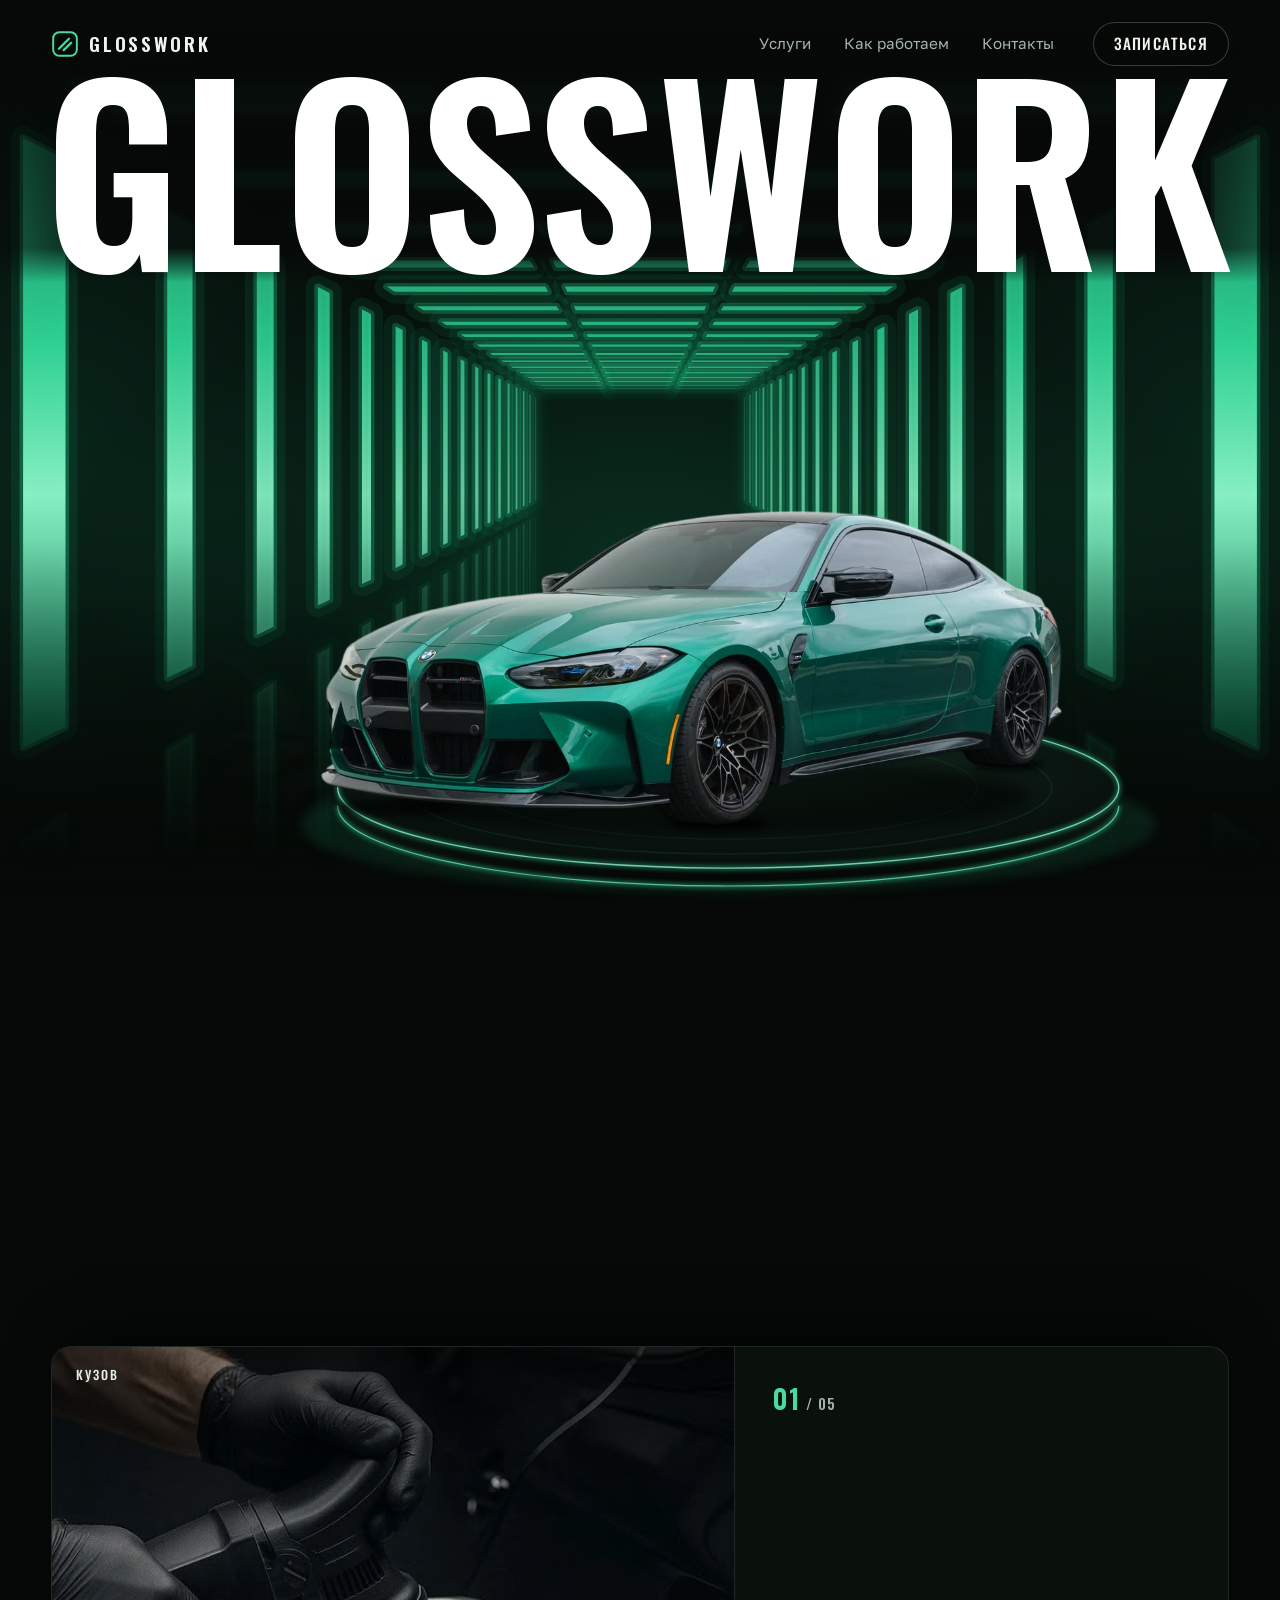
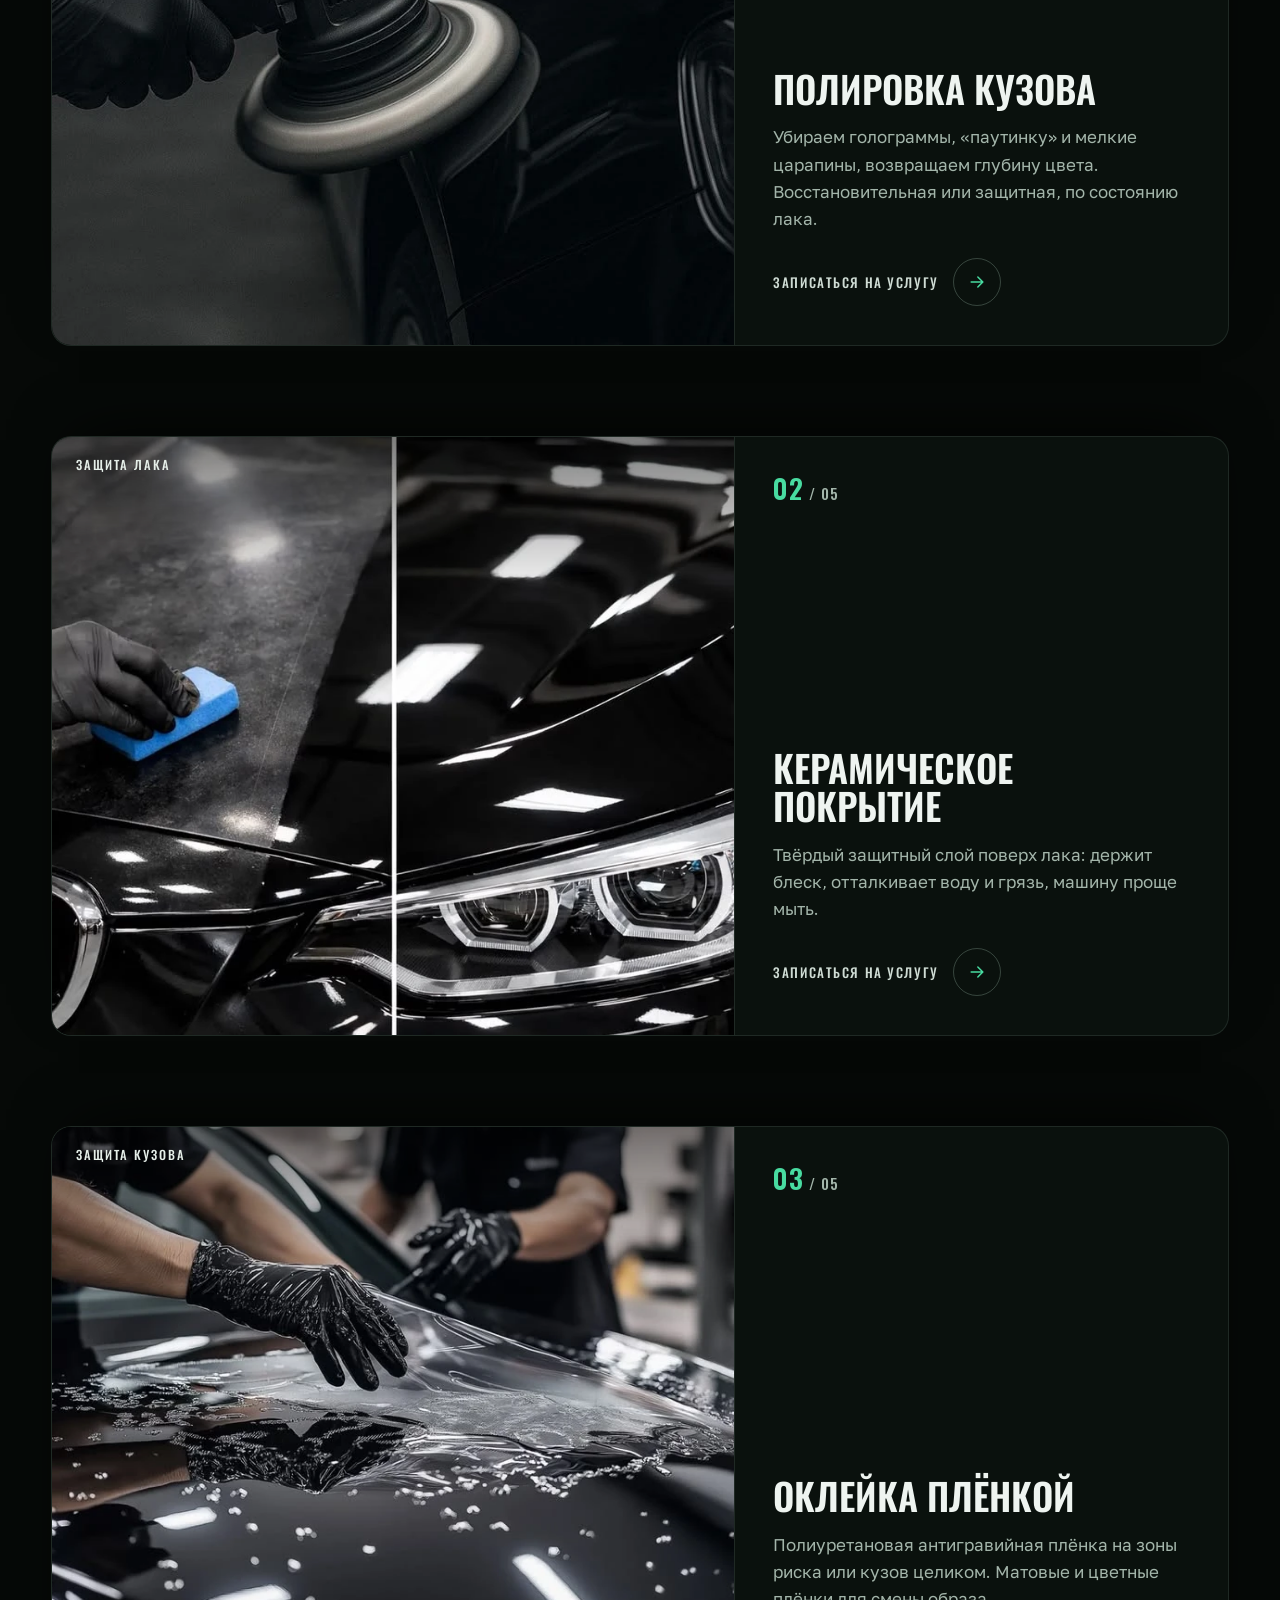
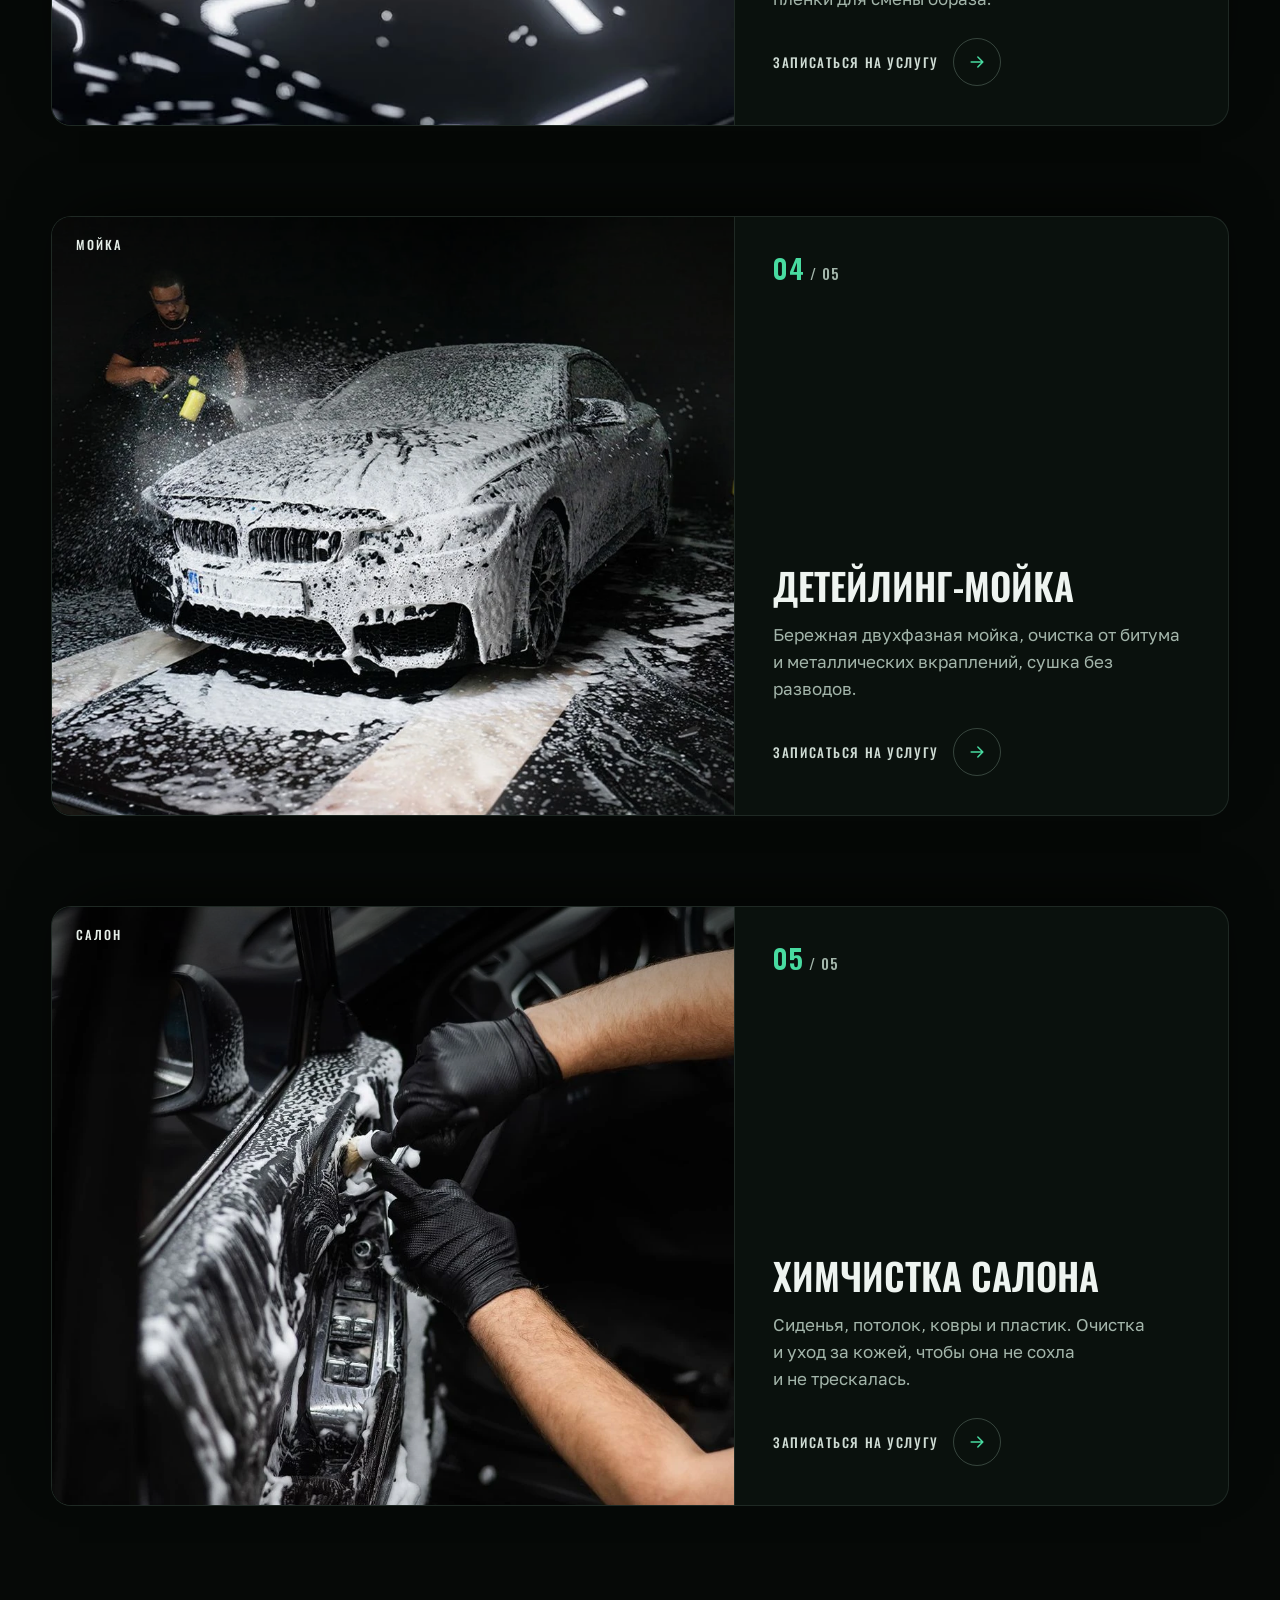
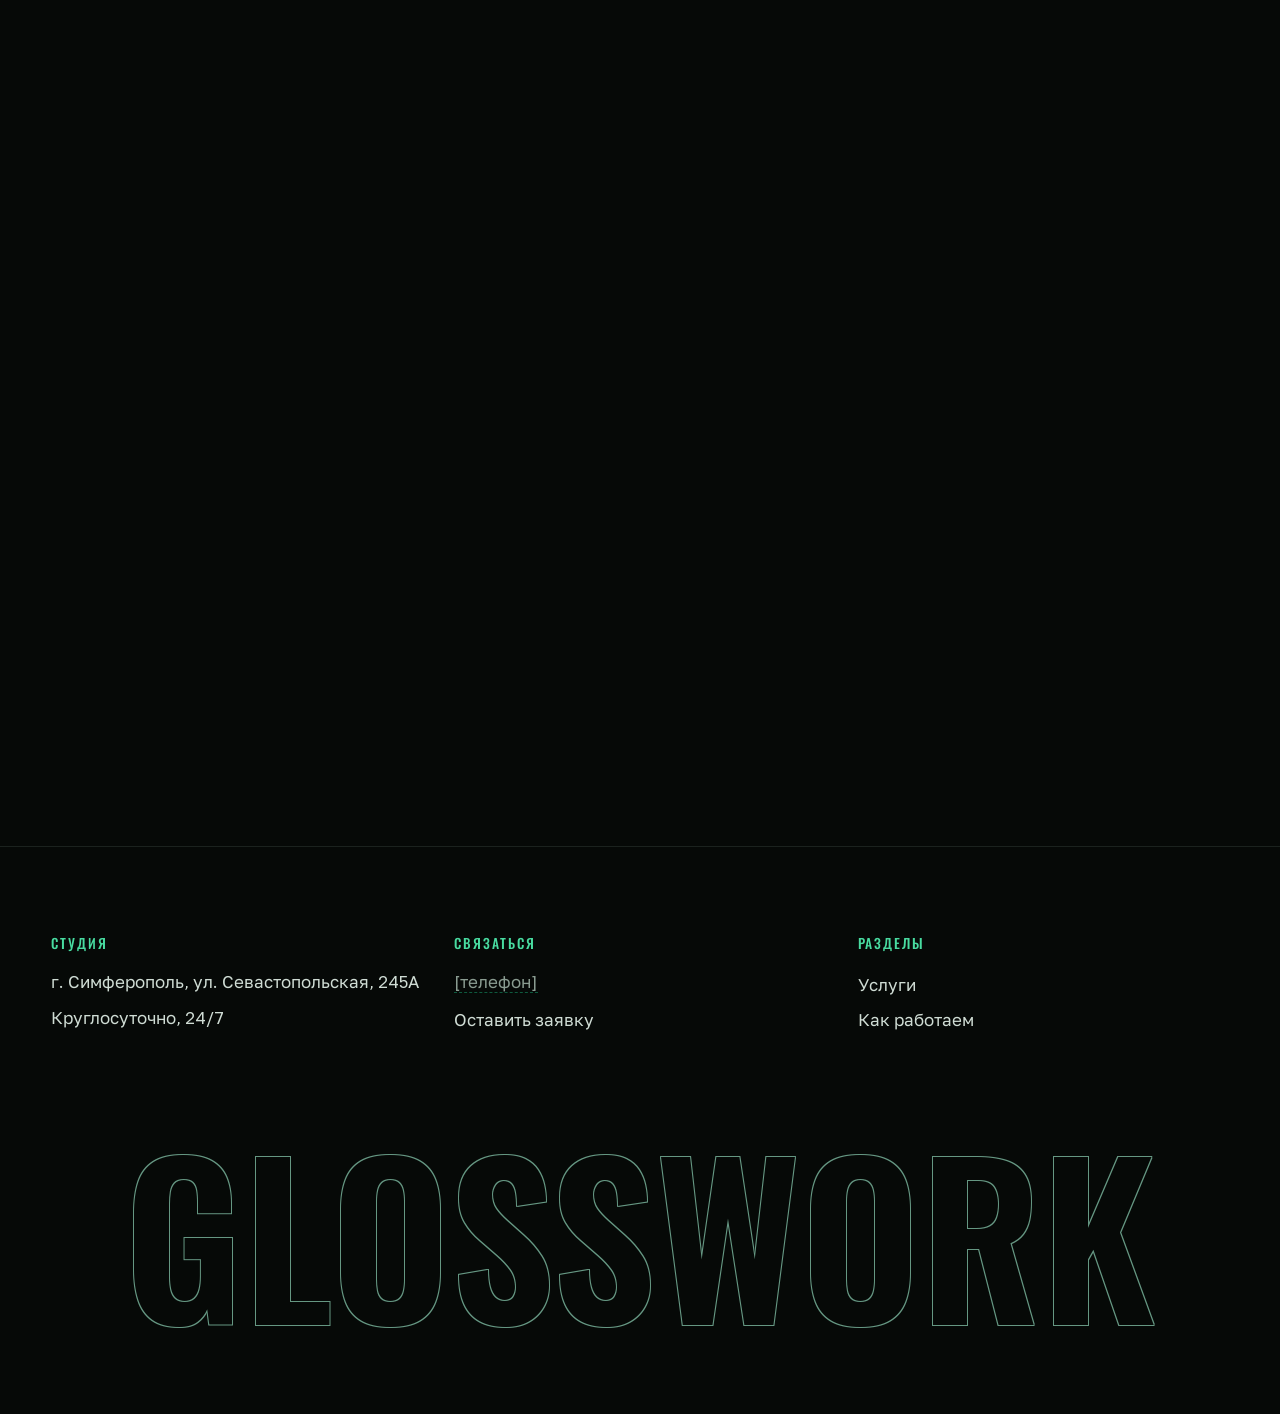
<file: index.html>
<!doctype html>
<html lang="ru">
<head>
  <meta charset="utf-8">
  <meta name="viewport" content="width=device-width, initial-scale=1, viewport-fit=cover">
  <title>GLOSSWORK — детейлинг-студия</title>
  <meta name="description" content="GLOSSWORK — детейлинг-студия: полировка и керамика, оклейка плёнкой, детейлинг-мойка и химчистка. Круглосуточная мойка 24/7. Оставьте заявку — перезвоним и подберём время.">
  <meta name="theme-color" content="#060907">
  <link rel="preload" href="assets/fonts/oswald-latin.woff2" as="font" type="font/woff2" crossorigin>
  <link rel="preload" href="assets/car-m4.webp" as="image" type="image/webp">
  <link rel="stylesheet" href="styles.css?v=20261123c">
</head>
<body>
  <a class="skip" href="#zapis">К форме записи</a>

  <!-- Каллиграфия на заднем плане: три кольца, каждое крутится по-своему -->
  <div class="gf" aria-hidden="true">
    <div class="gf__stage">
      <img class="gf__l gf__l--outer" src="assets/graffiti-outer.webp" alt="" width="900" height="900" loading="lazy" decoding="async">
      <img class="gf__l gf__l--mid" src="assets/graffiti-mid.webp" alt="" width="900" height="900" loading="lazy" decoding="async">
      <img class="gf__l gf__l--center" src="assets/graffiti-center.webp" alt="" width="900" height="900" loading="lazy" decoding="async">
    </div>
  </div>

  <header class="nav" id="top">
    <a class="nav__logo" href="#top" aria-label="GLOSSWORK — на главную">
      <svg class="nav__mark" viewBox="0 0 32 32" aria-hidden="true"><rect x="2.5" y="2.5" width="27" height="27" rx="7" fill="none" stroke="currentColor" stroke-width="2.2"/><path d="M9 21.5 20.5 10M14.5 23 23 14.5" fill="none" stroke="currentColor" stroke-width="2.6" stroke-linecap="round"/></svg>
      <span data-roll>GLOSSWORK</span>
    </a>
    <nav class="nav__links" aria-label="Разделы">
      <a href="#uslugi" data-roll>Услуги</a>
      <a href="#process" data-roll>Как работаем</a>
      <a href="#kontakty" data-roll>Контакты</a>
    </nav>
    <a class="btn btn--line nav__cta" href="#zapis"><span data-roll>Записаться</span></a>
  </header>

  <main>
    <section class="hero" aria-labelledby="hero-title">
      <svg class="tunnel" aria-hidden="true" focusable="false">
        <defs>
          <linearGradient id="tg" gradientUnits="userSpaceOnUse" x1="0" y1="0" x2="0" y2="100">
            <stop offset="0" stop-color="#0c5a3e"/>
            <stop offset="0.38" stop-color="#2fd596"/>
            <stop offset="0.55" stop-color="#8af5c8"/>
            <stop offset="0.8" stop-color="#16885f"/>
            <stop offset="1" stop-color="#093a29"/>
          </linearGradient>
          <g id="bars"></g>
        </defs>
        <use href="#bars" class="tunnel__halo-wide"/>
        <use href="#bars" class="tunnel__halo"/>
        <use href="#bars" class="tunnel__core"/>
      </svg>

      <h1 class="hero__title" id="hero-title"><span class="hero__word" aria-hidden="true">GLOSSWORK</span><span class="sr">GLOSSWORK — детейлинг-студия</span></h1>

      <div class="car" data-car>
        <div class="car__frame">
          <div class="car__stage">
          <!-- Подиум: машина стоит на нём, вместе со стенами бокса -->
          <svg class="platform" viewBox="0 0 1150 560" aria-hidden="true" focusable="false">
            <defs>
              <radialGradient id="pf-top" cx="50%" cy="40%" r="62%"><stop offset="0" stop-color="#18301f"/><stop offset=".65" stop-color="#0b1712"/><stop offset="1" stop-color="#060c09"/></radialGradient>
              <linearGradient id="pf-side" x1="0" y1="0" x2="0" y2="1"><stop offset="0" stop-color="#101d16"/><stop offset="1" stop-color="#030504"/></linearGradient>
              <filter id="pf-blur" x="-10%" y="-60%" width="120%" height="220%"><feGaussianBlur stdDeviation="7"/></filter>
              <filter id="pf-blur-sm" x="-10%" y="-60%" width="120%" height="220%"><feGaussianBlur stdDeviation="3"/></filter>
              <filter id="pf-shadow" x="-30%" y="-150%" width="160%" height="400%"><feGaussianBlur stdDeviation="9"/></filter>
              <filter id="pf-shadow-sm" x="-30%" y="-150%" width="160%" height="400%"><feGaussianBlur stdDeviation="4"/></filter>
            </defs>
            <!-- подиум снят под тем же углом, что и машина на фото: колёса стоят на его поверхности -->
            <ellipse cx="625" cy="430" rx="575" ry="92" fill="#2fd596" opacity=".1" filter="url(#pf-blur)"/>
            <path d="M100 380 A525 108 0 0 0 1150 380 L1150 404 A525 108 0 0 1 100 404 Z" fill="url(#pf-side)"/>
            <path class="platform__led" d="M100 404 A525 108 0 0 0 1150 404" fill="none" stroke="#2fd596" stroke-width="6" opacity=".45" filter="url(#pf-blur-sm)"/>
            <path d="M100 404 A525 108 0 0 0 1150 404" fill="none" stroke="#7cf0c0" stroke-width="1.6" opacity=".7"/>
            <ellipse cx="625" cy="380" rx="525" ry="108" fill="url(#pf-top)"/>
            <ellipse cx="625" cy="380" rx="435" ry="89" fill="none" stroke="#48dba0" stroke-opacity=".09" stroke-width="2"/>
            <ellipse cx="625" cy="380" rx="335" ry="69" fill="none" stroke="#48dba0" stroke-opacity=".07" stroke-width="2"/>
            <ellipse class="platform__led" cx="625" cy="380" rx="525" ry="108" fill="none" stroke="#2fd596" stroke-width="7" opacity=".4" filter="url(#pf-blur-sm)"/>
            <ellipse cx="625" cy="380" rx="525" ry="108" fill="none" stroke="#9bf7d3" stroke-width="1.8" opacity=".75"/>
            <!-- тень машины и пятна контакта под колёсами -->
            <ellipse cx="600" cy="392" rx="430" ry="54" fill="#000" opacity=".55" filter="url(#pf-shadow)"/>
            <ellipse cx="612" cy="428" rx="66" ry="10" fill="#000" opacity=".8" filter="url(#pf-shadow-sm)"/>
            <ellipse cx="1002" cy="349" rx="48" ry="8" fill="#000" opacity=".75" filter="url(#pf-shadow-sm)"/>
            <ellipse cx="180" cy="406" rx="84" ry="11" fill="#000" opacity=".6" filter="url(#pf-shadow-sm)"/>
          </svg>
          <div class="car__body">
            <img class="car__img" src="assets/car-m4.webp" alt="Зелёный BMW M4 Competition на подиуме в студии" width="1150" height="498" fetchpriority="high">
            <!-- Габариты: только фары. Выключены — тёмные, включены — оранжевые. -->
            <svg class="drl" viewBox="0 0 1150 498" aria-hidden="true" focusable="false">
              <defs>
                <g id="drl-paths" fill="none" stroke-linecap="round" stroke-linejoin="round">
                  <path d="M351 266 L359 273 L405 271 L420 257"/>
                  <path d="M424 263 L432 269 L484 265 L504 242"/>
                  <path d="M352 250 H368"/>
                  <path d="M47 247 L54 255 L60 259 L68 261"/>
                  <path d="M58 247 Q66 243 75 247"/>
                </g>
                <filter id="drl-blur-lg" x="-30%" y="-80%" width="160%" height="260%"><feGaussianBlur stdDeviation="9"/></filter>
                <filter id="drl-blur-md" x="-20%" y="-60%" width="140%" height="220%"><feGaussianBlur stdDeviation="3.2"/></filter>
              </defs>
              <use href="#drl-paths" class="drl__off" stroke="#1a201d" stroke-width="5.5"/>
              <g class="drl__on">
                <use href="#drl-paths" class="drl__halo" stroke="#ff7a12" stroke-width="22" filter="url(#drl-blur-lg)"/>
                <use href="#drl-paths" class="drl__mid" stroke="#ff9a2e" stroke-width="8" filter="url(#drl-blur-md)"/>
                <use href="#drl-paths" class="drl__core" stroke="#ffd58a" stroke-width="3"/>
              </g>
            </svg>
          </div>
          </div>
        </div>
        <p class="car__hint" aria-hidden="true">
          <svg viewBox="0 0 24 24"><path d="M9.5 5.5C5.5 5.5 3 8.4 3 12s2.5 6.5 6.5 6.5h1V5.5z" fill="none" stroke="currentColor" stroke-width="1.8" stroke-linejoin="round"/><path d="M14 8h7M14 12h7M14 16h7" fill="none" stroke="currentColor" stroke-width="1.8" stroke-linecap="round"/></svg>
          <span class="car__hint-fine">Наведите на машину — зажжём габариты</span>
          <span class="car__hint-touch">Нажмите на машину или листайте — зажжём габариты</span>
        </p>
      </div>

      <div class="hero__side">
        <p class="hero__kicker"><span class="plate">Детейлинг-студия.</span></p>
        <p class="hero__247"><span class="hero__pulse" aria-hidden="true"></span>Круглосуточно <b>24/7</b></p>
        <ul class="hero__svc" role="list" aria-label="Услуги мойки">
        <li>Мойка кузова активной пеной</li>
        <li>Чистка салона с&nbsp;влажной уборкой</li>
        <li>Экспресс-мойка кузова</li>
        <li>Комплекс</li>
        <li>Люкс</li>
        <li>Кварц</li>
        </ul>
      </div>

      <ul class="amen" role="list" aria-label="В студии">
        <li><a class="amen__card amen__card--tea" href="#lounge" data-tilt>
          <span class="amen__label">Чай и кофе</span>
          <svg class="amen__go" viewBox="0 0 24 24" aria-hidden="true"><path d="M7 17 17 7M9 7h8v8"/></svg>
          <img class="amen__cup" src="assets/coffee-cup.webp" alt="" width="559" height="761" loading="eager" decoding="async">
          <span class="amen__foot">В&nbsp;студии</span>
        </a></li>
        <li><a class="amen__card amen__card--rest" href="#lounge" data-tilt>
          <svg class="amen__ico" viewBox="0 0 24 24" aria-hidden="true"><path d="M5 11V9a3 3 0 0 1 3-3h8a3 3 0 0 1 3 3v2M3 13.5a2 2 0 0 1 4 0V15h10v-1.5a2 2 0 0 1 4 0V18H3zM6 18v2M18 18v2"/></svg>
          <span class="amen__cap">Пока моем машину</span>
          <span class="amen__big">Зона отдыха</span>
        </a></li>
      </ul>
    </section>

    <section class="services" id="uslugi" aria-labelledby="uslugi-title">
      <div class="wrap">
        <h2 class="h2" id="uslugi-title">Что делаем <span class="plate">с&nbsp;машиной</span></h2>
        <p class="section__lede">Листайте, чтобы посмотреть каждую услугу. Нажмите на карточку, и&nbsp;услуга сразу отметится в&nbsp;форме записи. Если не знаете, что нужно, просто оставьте заявку: посмотрим машину и подскажем.</p>
      </div>
      <div class="stack" role="list">
        <article class="scard" role="listitem" style="--i:0">
          <a class="scard__card" href="#zapis" data-service="Полировка">
            <figure class="scard__media"><img src="assets/services/polish.webp" alt="Полировка кузова: мастер за работой" loading="eager" fetchpriority="low" decoding="async" style="object-position:50% 52%"><figcaption>Кузов</figcaption></figure>
            <div class="scard__body">
              <p class="scard__num"><b>01</b> / 05</p>
              <h3 class="scard__title">Полировка кузова</h3>
              <p class="scard__text">Убираем голограммы, «паутинку» и&nbsp;мелкие царапины, возвращаем глубину цвета. Восстановительная или защитная, по&nbsp;состоянию лака.</p>
              <span class="scard__cta"><span data-roll>Записаться на услугу</span> <span class="svc__arrow" aria-hidden="true"><svg viewBox="0 0 24 24"><path d="M5 12h13M13 6l6 6-6 6" fill="none" stroke="currentColor" stroke-width="1.8" stroke-linecap="round" stroke-linejoin="round"/></svg></span></span>
            </div>
          </a>
        </article>
        <article class="scard" role="listitem" style="--i:1">
          <a class="scard__card" href="#zapis" data-service="Керамика">
            <figure class="scard__media"><img src="assets/services/ceramic.webp" alt="Керамическое покрытие: мастер за работой" loading="eager" fetchpriority="low" decoding="async" style="object-position:50% 50%"><figcaption>Защита лака</figcaption></figure>
            <div class="scard__body">
              <p class="scard__num"><b>02</b> / 05</p>
              <h3 class="scard__title">Керамическое покрытие</h3>
              <p class="scard__text">Твёрдый защитный слой поверх лака: держит блеск, отталкивает воду и&nbsp;грязь, машину проще мыть.</p>
              <span class="scard__cta"><span data-roll>Записаться на услугу</span> <span class="svc__arrow" aria-hidden="true"><svg viewBox="0 0 24 24"><path d="M5 12h13M13 6l6 6-6 6" fill="none" stroke="currentColor" stroke-width="1.8" stroke-linecap="round" stroke-linejoin="round"/></svg></span></span>
            </div>
          </a>
        </article>
        <article class="scard" role="listitem" style="--i:2">
          <a class="scard__card" href="#zapis" data-service="Плёнка">
            <figure class="scard__media"><img src="assets/services/film.webp" alt="Оклейка плёнкой: мастер за работой" loading="eager" fetchpriority="low" decoding="async" style="object-position:55% 45%"><figcaption>Защита кузова</figcaption></figure>
            <div class="scard__body">
              <p class="scard__num"><b>03</b> / 05</p>
              <h3 class="scard__title">Оклейка плёнкой</h3>
              <p class="scard__text">Полиуретановая антигравийная плёнка на&nbsp;зоны риска или кузов целиком. Матовые и&nbsp;цветные плёнки для смены образа.</p>
              <span class="scard__cta"><span data-roll>Записаться на услугу</span> <span class="svc__arrow" aria-hidden="true"><svg viewBox="0 0 24 24"><path d="M5 12h13M13 6l6 6-6 6" fill="none" stroke="currentColor" stroke-width="1.8" stroke-linecap="round" stroke-linejoin="round"/></svg></span></span>
            </div>
          </a>
        </article>
        <article class="scard" role="listitem" style="--i:3">
          <a class="scard__card" href="#zapis" data-service="Мойка пеной">
            <figure class="scard__media"><img src="assets/services/wash.webp" alt="Детейлинг-мойка: мастер за работой" loading="eager" fetchpriority="low" decoding="async" style="object-position:50% 46%"><figcaption>Мойка</figcaption></figure>
            <div class="scard__body">
              <p class="scard__num"><b>04</b> / 05</p>
              <h3 class="scard__title">Детейлинг-мойка</h3>
              <p class="scard__text">Бережная двухфазная мойка, очистка от&nbsp;битума и&nbsp;металлических вкраплений, сушка без разводов.</p>
              <span class="scard__cta"><span data-roll>Записаться на услугу</span> <span class="svc__arrow" aria-hidden="true"><svg viewBox="0 0 24 24"><path d="M5 12h13M13 6l6 6-6 6" fill="none" stroke="currentColor" stroke-width="1.8" stroke-linecap="round" stroke-linejoin="round"/></svg></span></span>
            </div>
          </a>
        </article>
        <article class="scard" role="listitem" style="--i:4">
          <a class="scard__card" href="#zapis" data-service="Химчистка">
            <figure class="scard__media"><img src="assets/services/interior.webp" alt="Химчистка салона: мастер за работой" loading="eager" fetchpriority="low" decoding="async" style="object-position:50% 45%"><figcaption>Салон</figcaption></figure>
            <div class="scard__body">
              <p class="scard__num"><b>05</b> / 05</p>
              <h3 class="scard__title">Химчистка салона</h3>
              <p class="scard__text">Сиденья, потолок, ковры и&nbsp;пластик. Очистка и&nbsp;уход за&nbsp;кожей, чтобы она не&nbsp;сохла и&nbsp;не&nbsp;трескалась.</p>
              <span class="scard__cta"><span data-roll>Записаться на услугу</span> <span class="svc__arrow" aria-hidden="true"><svg viewBox="0 0 24 24"><path d="M5 12h13M13 6l6 6-6 6" fill="none" stroke="currentColor" stroke-width="1.8" stroke-linecap="round" stroke-linejoin="round"/></svg></span></span>
            </div>
          </a>
        </article>
      </div>

    <section class="process" id="process" aria-labelledby="process-title">
      <div class="wrap">
        <h2 class="h2" id="process-title">Под светом <span class="plate">видно всё</span></h2>
        <p class="section__lede">Поэтому машину смотрим под студийным светом трижды: до работы, во&nbsp;время и&nbsp;перед выдачей.</p>
        <ol class="steps" role="list">
          <li class="step"><span class="step__lamp" aria-hidden="true"></span><span class="step__n">1</span><h3>Осмотр</h3><p>Смотрим машину под светом, оцениваем состояние лака, согласуем объём работ и&nbsp;сроки.</p></li>
          <li class="step"><span class="step__lamp" aria-hidden="true"></span><span class="step__n">2</span><h3>Подготовка</h3><p>Мойка, очистка от&nbsp;въевшихся загрязнений, защита уплотнителей и&nbsp;пластика.</p></li>
          <li class="step"><span class="step__lamp" aria-hidden="true"></span><span class="step__n">3</span><h3>Работа</h3><p>Полировка, покрытие или оклейка: ровно то, что согласовали на&nbsp;осмотре.</p></li>
          <li class="step"><span class="step__lamp" aria-hidden="true"></span><span class="step__n">4</span><h3>Контроль</h3><p>Проверяем результат под разными источниками света, доводим то, что видно.</p></li>
          <li class="step"><span class="step__lamp" aria-hidden="true"></span><span class="step__n">5</span><h3>Выдача</h3><p>Показываем машину и&nbsp;рассказываем, как ухаживать за&nbsp;ней дальше.</p></li>
        </ol>
      </div>
    </section>

    <section class="lounge" id="lounge" aria-labelledby="lounge-title">
      <div class="wrap lounge__grid">
        <div class="lounge__copy" data-depth>
          <h2 class="h2" id="lounge-title">Пока работаем, <span class="plate">отдыхайте</span></h2>
          <p class="section__lede">В студии есть зона отдыха и кофе: можно спокойно подождать, пока мы занимаемся машиной.</p>
          <ul class="perks" role="list">
            <li><span class="perks__dot" aria-hidden="true"></span>Зона отдыха с диваном</li>
            <li><span class="perks__dot" aria-hidden="true"></span>Кофе в студии</li>
            <li><span class="perks__dot" aria-hidden="true"></span><span class="tbd">[Wi-Fi, чай, другое: уточнить]</span></li>
          </ul>
        </div>
        <div class="scene" data-scene data-depth role="img" aria-label="Зона отдыха: диван, торшер, столик с чашкой кофе">
          <div class="scene__stage">
            <svg class="sc sc--back" viewBox="0 0 640 520" aria-hidden="true" focusable="false">
              <defs>
                <linearGradient id="sc-strip" x1="0" y1="0" x2="0" y2="1"><stop offset="0" stop-color="#0c5a3e"/><stop offset=".5" stop-color="#7cf0c0"/><stop offset="1" stop-color="#0c5a3e"/></linearGradient>
                <linearGradient id="sc-floor" x1="0" y1="0" x2="0" y2="1"><stop offset="0" stop-color="#0c1712"/><stop offset="1" stop-color="#050806"/></linearGradient>
                <filter id="sc-glow" x="-40%" y="-80%" width="180%" height="260%"><feGaussianBlur stdDeviation="4"/></filter>
              </defs>
              <rect width="640" height="520" fill="#08100c"/>
              <rect y="392" width="640" height="128" fill="url(#sc-floor)"/>
              <g class="sc__strips">
                <rect x="48" y="40" width="7" height="340" rx="3.5" fill="url(#sc-strip)"/>
                <rect x="96" y="70" width="5" height="310" rx="2.5" fill="url(#sc-strip)" opacity=".6"/>
                <rect x="585" y="40" width="7" height="340" rx="3.5" fill="url(#sc-strip)"/>
                <rect x="539" y="70" width="5" height="310" rx="2.5" fill="url(#sc-strip)" opacity=".6"/>
                <rect x="48" y="400" width="7" height="90" rx="3.5" fill="#2fd596" opacity=".22"/>
                <rect x="585" y="400" width="7" height="90" rx="3.5" fill="#2fd596" opacity=".22"/>
              </g>
              <rect x="170" y="96" width="300" height="190" rx="14" fill="#060c09" stroke="#0e5a3e" stroke-width="2"/>
              <g stroke="#7cf0c0" stroke-linecap="round" opacity=".75">
                <path d="M190 150h260M200 176h240M214 202h212M230 228h180M248 254h144" stroke-width="3"/>
              </g>
              <g class="neon">
                <text x="320" y="70" text-anchor="middle" class="neon__txt neon__txt--glow" filter="url(#sc-glow)">КОФЕ</text>
                <text x="320" y="70" text-anchor="middle" class="neon__txt">КОФЕ</text>
              </g>
            </svg>
            <svg class="sc sc--mid" viewBox="0 0 640 520" aria-hidden="true" focusable="false">
              <defs>
                <linearGradient id="sc-cone" x1="0" y1="0" x2="0" y2="1"><stop offset="0" stop-color="#ffb347" stop-opacity=".62"/><stop offset="1" stop-color="#ff8a1f" stop-opacity="0"/></linearGradient>
              </defs>
              <polygon class="sc__cone" points="480,256 566,256 628,414 418,414" fill="url(#sc-cone)"/>
              <path d="M523 262V404" stroke="#26352d" stroke-width="5" stroke-linecap="round"/>
              <path d="M492 404h62" stroke="#26352d" stroke-width="6" stroke-linecap="round"/>
              <path class="sc__shade" d="M488 218h70l16 40h-102z" fill="#1c2a23" stroke="#2a3d33" stroke-width="2" stroke-linejoin="round"/>
              <ellipse class="sc__bulb" cx="523" cy="259" rx="30" ry="5" fill="#ffd58a"/>
              <rect x="136" y="292" width="340" height="62" rx="16" fill="#0b5a3f"/>
              <rect x="124" y="318" width="52" height="86" rx="18" fill="#0f7550"/>
              <rect x="436" y="318" width="52" height="86" rx="18" fill="#0f7550"/>
              <rect x="150" y="334" width="312" height="62" rx="14" fill="#13915f"/>
              <path d="M170 346h272" stroke="#2fd596" stroke-opacity=".45" stroke-width="2" stroke-linecap="round"/>
              <path d="M146 404v12M466 404v12" stroke="#1a2a22" stroke-width="7" stroke-linecap="round"/>
            </svg>
            <svg class="sc sc--front" viewBox="0 0 640 520" aria-hidden="true" focusable="false">
              <ellipse cx="320" cy="468" rx="136" ry="22" fill="#000" opacity=".5"/>
              <path d="M262 452v36M378 452v36" stroke="#1d2e25" stroke-width="7" stroke-linecap="round"/>
              <ellipse cx="320" cy="448" rx="136" ry="22" fill="#14231b" stroke="#25402f" stroke-width="2"/>
              <ellipse cx="320" cy="443" rx="124" ry="16" fill="#1a2d23"/>
              <ellipse cx="312" cy="440" rx="30" ry="7" fill="#e8efe9"/>
              <path d="M290 410h44v18a22 20 0 0 1-44 0z" fill="#f4f7f4"/>
              <path d="M334 416h6a9 9 0 0 1 0 18h-8" fill="none" stroke="#f4f7f4" stroke-width="5" stroke-linecap="round"/>
              <ellipse cx="312" cy="411" rx="22" ry="4.5" fill="#3a2418"/>
              <g class="sc__steam" fill="none" stroke="#cfe6da" stroke-width="3" stroke-linecap="round" opacity=".55">
                <path class="st st--1" d="M302 398c-8-12 8-18 0-32"/>
                <path class="st st--2" d="M314 396c-8-12 8-18 0-34"/>
                <path class="st st--3" d="M326 398c-8-12 8-18 0-30"/>
              </g>
              <g fill="#0f7550">
                <path d="M30 520c-6-60 8-110 30-140 6 54 0 104-14 140z"/>
                <path d="M62 520c-2-52 14-92 44-112-10 46-14 80-22 112z" fill="#0b5a3f"/>
                <path d="M14 520c-14-34-6-70 14-96 0 36 0 64 8 96z" fill="#14956a"/>
              </g>
            </svg>
          </div>
        </div>
      </div>
    </section>

    <section class="booking" id="zapis" aria-labelledby="zapis-title">
      <div class="wrap booking__grid">
        <div class="booking__copy">
          <h2 class="h2" id="zapis-title">Запишите <span class="plate">машину</span></h2>
          <p class="section__lede">Оставьте телефон: перезвоним, уточним задачу и&nbsp;подберём удобное время. Услуги можно отметить сразу или решить вместе на&nbsp;осмотре.</p>
        </div>
        <form class="book" data-form="full" novalidate>
          <div class="book__row">
            <div class="field">
              <label for="f-name">Имя</label>
              <input id="f-name" name="name" type="text" autocomplete="given-name" required>
              <p class="field__err" id="f-name-err"></p>
            </div>
            <div class="field">
              <label for="f-phone">Телефон</label>
              <input id="f-phone" name="phone" type="tel" inputmode="tel" autocomplete="tel" placeholder="+7 (___) ___-__-__" required>
              <p class="field__err" id="f-phone-err"></p>
            </div>
          </div>
          <div class="field">
            <label for="f-car">Машина <span class="opt">необязательно</span></label>
            <input id="f-car" name="car" type="text" placeholder="Марка и модель">
          </div>
          <fieldset class="chips">
            <legend>Услуги <span class="opt">необязательно</span></legend>
            <div class="chips__group" role="group" aria-label="Мойка">
              <span class="chips__cap" aria-hidden="true">Мойка <em>24/7</em></span>
              <div class="chips__row">
                <label class="chip"><input type="checkbox" name="service" value="Экспресс-мойка"><span class="chip__face"><span data-roll>Экспресс-мойка</span></span><span class="chip__price">от&nbsp;700&nbsp;₽</span></label>
                <label class="chip"><input type="checkbox" name="service" value="Мойка пеной"><span class="chip__face"><span data-roll>Мойка пеной</span></span><span class="chip__price">от&nbsp;1&nbsp;300&nbsp;₽</span></label>
                <label class="chip"><input type="checkbox" name="service" value="Комплекс"><span class="chip__face"><span data-roll>Комплекс</span></span><span class="chip__price">от&nbsp;2&nbsp;000&nbsp;₽</span></label>
                <label class="chip"><input type="checkbox" name="service" value="Люкс"><span class="chip__face"><span data-roll>Люкс</span></span><span class="chip__price">от&nbsp;2&nbsp;500&nbsp;₽</span></label>
                <label class="chip"><input type="checkbox" name="service" value="Кварц"><span class="chip__face"><span data-roll>Кварц</span></span><span class="chip__price">от&nbsp;800&nbsp;₽</span></label>
              </div>
            </div>
            <div class="chips__group" role="group" aria-label="Салон">
              <span class="chips__cap" aria-hidden="true">Салон</span>
              <div class="chips__row">
                <label class="chip"><input type="checkbox" name="service" value="Чистка салона"><span class="chip__face"><span data-roll>Чистка салона</span></span><span class="chip__price">от&nbsp;1&nbsp;000&nbsp;₽</span></label>
                <label class="chip"><input type="checkbox" name="service" value="Химчистка"><span class="chip__face"><span data-roll>Химчистка</span></span><span class="chip__price chip__price--tbd">[цена: уточнить]</span></label>
              </div>
            </div>
            <div class="chips__group" role="group" aria-label="Детейлинг">
              <span class="chips__cap" aria-hidden="true">Детейлинг</span>
              <div class="chips__row">
                <label class="chip"><input type="checkbox" name="service" value="Полировка"><span class="chip__face"><span data-roll>Полировка</span></span><span class="chip__price chip__price--tbd">[цена: уточнить]</span></label>
                <label class="chip"><input type="checkbox" name="service" value="Керамика"><span class="chip__face"><span data-roll>Керамика</span></span><span class="chip__price chip__price--tbd">[цена: уточнить]</span></label>
                <label class="chip"><input type="checkbox" name="service" value="Плёнка"><span class="chip__face"><span data-roll>Плёнка</span></span><span class="chip__price chip__price--tbd">[цена: уточнить]</span></label>
              </div>
            </div>
          </fieldset>
          <div class="field">
            <label for="f-note">Комментарий <span class="opt">необязательно</span></label>
            <textarea id="f-note" name="note" rows="3" placeholder="Например: сколы на капоте, хочу защитить перед дальней поездкой"></textarea>
          </div>
          <!-- ловушка для спам-ботов: человек это поле не видит и не заполняет -->
          <div class="hp" aria-hidden="true"><label>Компания <input type="text" name="company" tabindex="-1" autocomplete="off"></label></div>
          <div class="book__foot">
            <button class="btn btn--solid btn--lg" type="submit"><span data-roll>Отправить заявку</span></button>
            <p class="book__legal">Нажимая кнопку, вы соглашаетесь на обработку персональных данных по <a href="privacy.html">политике конфиденциальности</a>.</p>
          </div>
          <p class="form__msg" role="status" aria-live="polite"></p>
        </form>
      </div>
    </section>
  </main>

  <footer class="foot" id="kontakty">
    <div class="wrap foot__grid">
      <div class="foot__col">
        <h2 class="foot__h">Студия</h2>
        <p>г. Симферополь, ул. Севастопольская, 245А</p>
        <p>Круглосуточно, 24/7</p>
      </div>
      <div class="foot__col">
        <h2 class="foot__h">Связаться</h2>
        <p><span class="tbd">[телефон]</span></p>
        <p><a href="#zapis" data-roll>Оставить заявку</a></p>
      </div>
      <div class="foot__col">
        <h2 class="foot__h">Разделы</h2>
        <p><a href="#uslugi" data-roll>Услуги</a></p>
        <p><a href="#process" data-roll>Как работаем</a></p>
      </div>
    </div>
    <p class="foot__word" aria-hidden="true">GLOSSWORK</p>
    <!-- Контур названия: обводка общего силуэта букв, без внутренних линий шрифта -->
    <svg width="0" height="0" style="position:absolute" aria-hidden="true" focusable="false">
      <filter id="wm-outline" x="-3%" y="-20%" width="106%" height="140%" color-interpolation-filters="sRGB">
        <feMorphology in="SourceAlpha" operator="dilate" radius="1.3" result="grow"/>
        <feComposite in="grow" in2="SourceAlpha" operator="out" result="ring"/>
        <feFlood flood-color="#a6f7d6"/>
        <feComposite in2="ring" operator="in"/>
      </filter>
    </svg>
  </footer>

  <!-- Окно после успешной заявки -->
  <dialog class="done" id="done" aria-labelledby="done-title" aria-describedby="done-text">
    <div class="done__card">
      <svg class="done__check" viewBox="0 0 80 80" aria-hidden="true" focusable="false">
        <circle class="done__ring" cx="40" cy="40" r="34"/>
        <path class="done__tick" d="M26 41 L36 51 L55 31"/>
      </svg>
      <h2 class="done__title" id="done-title">Заявка принята!</h2>
      <p class="done__text" id="done-text">Спасибо! Мы свяжемся с вами в ближайшее время.</p>
      <button class="btn btn--solid done__btn" type="button" data-close><span data-roll>Отлично</span></button>
    </div>
  </dialog>

  <script src="main.js?v=20261123c" defer></script>
</body>
</html>
</file>
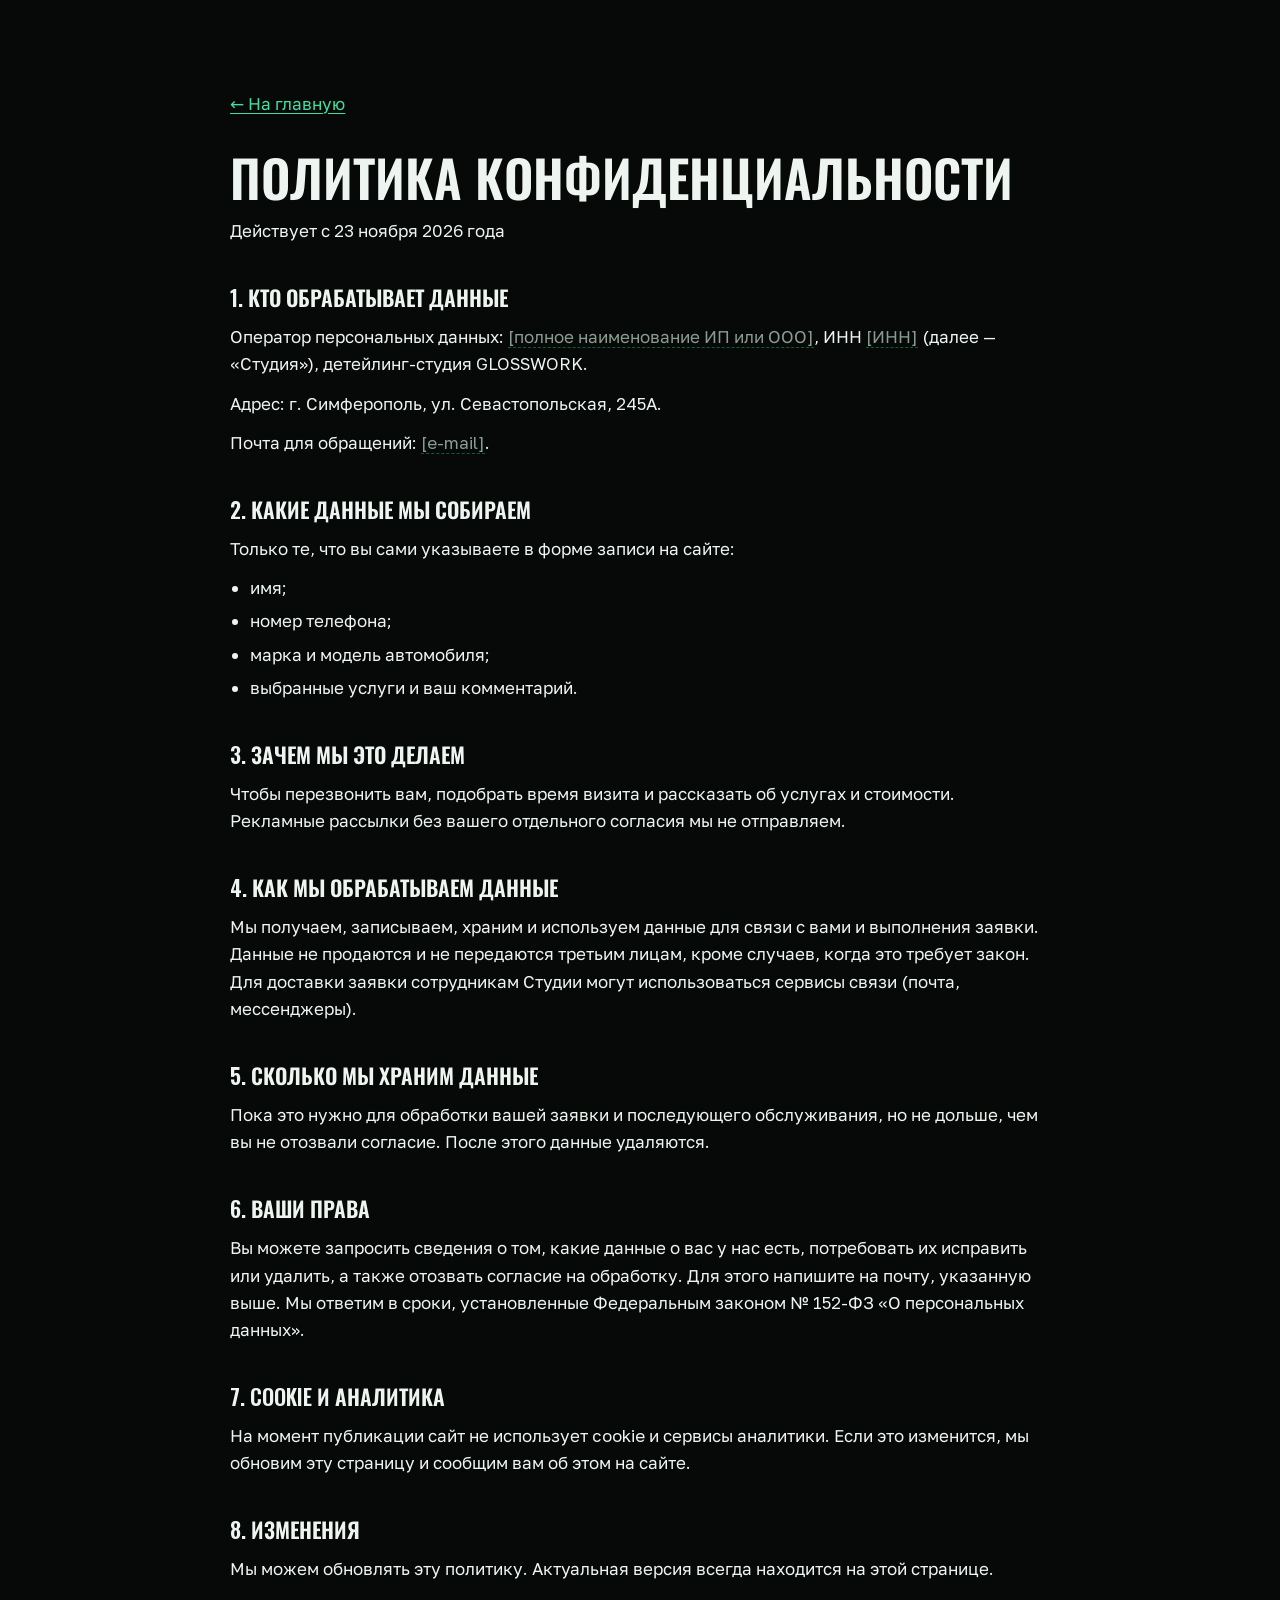
<file: privacy.html>
<!doctype html>
<html lang="ru">
<head>
  <meta charset="utf-8">
  <meta name="viewport" content="width=device-width, initial-scale=1">
  <title>Политика конфиденциальности — GLOSSWORK</title>
  <meta name="robots" content="noindex">
  <meta name="theme-color" content="#060907">
  <link rel="stylesheet" href="styles.css?v=20261123c">
  <style>
    .legal { padding-block: clamp(40px, 7vw, 96px); max-width: 820px; }
    .legal__back { display: inline-block; margin-bottom: 32px; color: var(--green-300); }
    .legal h1 { font: 600 clamp(2rem, 5vw, 3.2rem)/1.1 var(--display); text-transform: uppercase; margin-bottom: 12px; }
    .legal__date { color: var(--muted); margin-bottom: 40px; }
    .legal h2 { font: 600 1.35rem/1.25 var(--display); text-transform: uppercase; margin: 40px 0 12px; }
    .legal p, .legal li { color: var(--text); }
    .legal p + p { margin-top: 12px; }
    .legal ul { margin: 12px 0 0; padding-left: 1.2em; }
    .legal li + li { margin-top: 6px; }
    .legal a { color: var(--green-300); text-decoration: underline; text-underline-offset: 3px; }
  </style>
</head>
<body>
  <main class="wrap legal">
    <a class="legal__back" href="index.html">← На главную</a>
    <h1>Политика конфиденциальности</h1>
    <p class="legal__date">Действует с 23 ноября 2026 года</p>

    <h2>1. Кто обрабатывает данные</h2>
    <p>Оператор персональных данных: <span class="tbd">[полное наименование ИП или ООО]</span>, ИНН <span class="tbd">[ИНН]</span> (далее — «Студия»), детейлинг-студия GLOSSWORK.</p>
    <p>Адрес: г. Симферополь, ул. Севастопольская, 245А.</p>
    <p>Почта для обращений: <span class="tbd">[e-mail]</span>.</p>

    <h2>2. Какие данные мы собираем</h2>
    <p>Только те, что вы сами указываете в форме записи на сайте:</p>
    <ul>
      <li>имя;</li>
      <li>номер телефона;</li>
      <li>марка и модель автомобиля;</li>
      <li>выбранные услуги и ваш комментарий.</li>
    </ul>

    <h2>3. Зачем мы это делаем</h2>
    <p>Чтобы перезвонить вам, подобрать время визита и рассказать об услугах и стоимости. Рекламные рассылки без вашего отдельного согласия мы не отправляем.</p>

    <h2>4. Как мы обрабатываем данные</h2>
    <p>Мы получаем, записываем, храним и используем данные для связи с вами и выполнения заявки. Данные не продаются и не передаются третьим лицам, кроме случаев, когда это требует закон. Для доставки заявки сотрудникам Студии могут использоваться сервисы связи (почта, мессенджеры).</p>

    <h2>5. Сколько мы храним данные</h2>
    <p>Пока это нужно для обработки вашей заявки и последующего обслуживания, но не дольше, чем вы не отозвали согласие. После этого данные удаляются.</p>

    <h2>6. Ваши права</h2>
    <p>Вы можете запросить сведения о том, какие данные о вас у нас есть, потребовать их исправить или удалить, а также отозвать согласие на обработку. Для этого напишите на почту, указанную выше. Мы ответим в сроки, установленные Федеральным законом № 152-ФЗ «О персональных данных».</p>

    <h2>7. Cookie и аналитика</h2>
    <p>На момент публикации сайт не использует cookie и сервисы аналитики. Если это изменится, мы обновим эту страницу и сообщим вам об этом на сайте.</p>

    <h2>8. Изменения</h2>
    <p>Мы можем обновлять эту политику. Актуальная версия всегда находится на этой странице.</p>
  </main>
</body>
</html>
</file>
<file: styles.css>
/* ---------- Fonts (self-hosted) ---------- */
@font-face { font-family: "Oswald"; font-weight: 200 700; font-display: swap; src: url("assets/fonts/oswald-cyrillic.woff2") format("woff2"); unicode-range: U+0301, U+0400-045F, U+0490-0491, U+04B0-04B1, U+2116; }
@font-face { font-family: "Oswald"; font-weight: 200 700; font-display: swap; src: url("assets/fonts/oswald-latin-ext.woff2") format("woff2"); unicode-range: U+0100-02BA, U+02BD-02C5, U+02C7-02CC, U+02CE-02D7, U+02DD-02FF, U+0304, U+0308, U+0329, U+1D00-1DBF, U+1E00-1E9F, U+1EF2-1EFF, U+2020, U+20A0-20AB, U+20AD-20C4, U+2113, U+2C60-2C7F, U+A720-A7FF; }
@font-face { font-family: "Oswald"; font-weight: 200 700; font-display: swap; src: url("assets/fonts/oswald-latin.woff2") format("woff2"); unicode-range: U+0000-00FF, U+0131, U+0152-0153, U+02BB-02BC, U+02C6, U+02DA, U+02DC, U+0304, U+0308, U+0329, U+2000-206F, U+20AC, U+2122, U+2191, U+2193, U+2212, U+2215, U+FEFF, U+FFFD; }
@font-face { font-family: "Golos Text"; font-weight: 400 900; font-display: swap; src: url("assets/fonts/golos-text-cyrillic.woff2") format("woff2"); unicode-range: U+0301, U+0400-045F, U+0490-0491, U+04B0-04B1, U+2116; }
@font-face { font-family: "Golos Text"; font-weight: 400 900; font-display: swap; src: url("assets/fonts/golos-text-latin-ext.woff2") format("woff2"); unicode-range: U+0100-02BA, U+02BD-02C5, U+02C7-02CC, U+02CE-02D7, U+02DD-02FF, U+0304, U+0308, U+0329, U+1D00-1DBF, U+1E00-1E9F, U+1EF2-1EFF, U+2020, U+20A0-20AB, U+20AD-20C4, U+2113, U+2C60-2C7F, U+A720-A7FF; }
@font-face { font-family: "Golos Text"; font-weight: 400 900; font-display: swap; src: url("assets/fonts/golos-text-latin.woff2") format("woff2"); unicode-range: U+0000-00FF, U+0131, U+0152-0153, U+02BB-02BC, U+02C6, U+02DA, U+02DC, U+0304, U+0308, U+0329, U+2000-206F, U+20AC, U+2122, U+2191, U+2193, U+2212, U+2215, U+FEFF, U+FFFD; }

/* ---------- Tokens ---------- */
:root {
  color-scheme: dark;
  --bg: #060907;
  --bg-raise: #0c130f;
  --bg-field: #0f1813;
  --line: rgba(214, 255, 232, 0.1);
  --line-strong: rgba(214, 255, 232, 0.22);
  --text: #eef4f0;
  --muted: #a3b5aa;
  --green-950: #04150e;
  --green-800: #0b4430;
  --green-700: #0e5a3e;
  --green-600: #0f7550;   /* plates: white text 5.6:1 */
  --green-500: #14956a;
  --green-300: #48dba0;   /* accent text on dark */
  --lamp: #f2fff8;
  --danger: #ff8f86;

  --display: "Oswald", "Arial Narrow", sans-serif;
  --body: "Golos Text", system-ui, sans-serif;

  --gutter: clamp(16px, 4vw, 56px);
  --max: 1320px;
  --ease-out: cubic-bezier(0.16, 1, 0.3, 1);
  --space-section: clamp(96px, 13vw, 184px);
}

/* ---------- Base ---------- */
*, *::before, *::after { box-sizing: border-box; }
html { scroll-behavior: smooth; -webkit-text-size-adjust: 100%; scrollbar-color: var(--green-700) var(--bg); }
body {
  margin: 0;
  background: var(--bg);
  color: var(--text);
  font: 400 1.0625rem/1.6 var(--body);
  -webkit-font-smoothing: antialiased;
  overflow-x: hidden;
}
img, svg { display: block; max-width: 100%; }
a { color: inherit; text-decoration: none; }
h1, h2, h3, p { margin: 0; }
::selection { background: var(--green-600); color: #fff; }
::-webkit-scrollbar { width: 10px; }
::-webkit-scrollbar-track { background: var(--bg); }
::-webkit-scrollbar-thumb { background: var(--green-800); border-radius: 10px; border: 2px solid var(--bg); }
::-webkit-scrollbar-thumb:hover { background: var(--green-600); }
:focus-visible { outline: 2px solid var(--green-300); outline-offset: 3px; border-radius: 4px; }
input, textarea, button { font: inherit; color: inherit; caret-color: var(--green-300); }

.sr { position: absolute !important; width: 1px; height: 1px; overflow: hidden; clip: rect(0 0 0 0); white-space: nowrap; }
.skip { position: absolute; left: 16px; top: -60px; z-index: 50; background: var(--green-600); color: #fff; padding: 10px 16px; border-radius: 8px; }
.skip:focus { top: 16px; }
.hp { position: absolute !important; left: -9999px; width: 1px; height: 1px; overflow: hidden; }

.wrap { width: min(100% - 2 * var(--gutter), var(--max)); margin-inline: auto; }

.plate {
  background: var(--green-600);
  color: #fff;
  padding: 0 0.14em;
  margin: 0 -0.02em;
  border-radius: 0.06em;
  -webkit-box-decoration-break: clone;
  box-decoration-break: clone;
}

.h2 {
  font: 600 clamp(2.6rem, 6.4vw, 5.75rem)/1.1 var(--display);
  text-transform: uppercase;
  letter-spacing: -0.01em;
  text-wrap: balance;
}
.h2 .plate {
  background: linear-gradient(var(--green-600), var(--green-600)) no-repeat 0 58% / 100% 0.96em;
  padding: 0 0.14em;
}
.section__lede { margin-top: clamp(20px, 2.4vw, 32px); max-width: 52ch; color: var(--muted); font-size: clamp(1.0625rem, 1.3vw, 1.25rem); text-wrap: pretty; }

/* ---------- Text roll hover ---------- */
[data-roll] { display: inline-block; }
.roll { display: inline-flex; overflow: hidden; line-height: 1.25; vertical-align: bottom; padding-bottom: 0.02em; }
.roll__ch {
  display: inline-block;
  white-space: pre;
  text-shadow: 0 1.25em 0 currentColor;
  transition: transform 0.55s var(--ease-out);
  transition-delay: calc(var(--i) * 16ms);
}
:is(a, button, label, .svc):hover .roll__ch,
:is(a, button):focus-visible .roll__ch,
a.roll-host:hover .roll__ch { transform: translateY(-1.25em); }

/* ---------- Buttons ---------- */
.btn {
  display: inline-flex; align-items: center; justify-content: center;
  height: 48px; padding: 0 24px;
  border-radius: 999px;
  font: 500 0.95rem/1 var(--display);
  letter-spacing: 0.08em; text-transform: uppercase;
  border: 1px solid transparent;
  cursor: pointer;
  transition: background-color 0.3s var(--ease-out), border-color 0.3s var(--ease-out), box-shadow 0.4s var(--ease-out);
}
.btn--solid { background: var(--green-600); color: #fff; box-shadow: 0 8px 20px -10px rgba(0, 0, 0, 0.8); }
.btn--solid:hover { background: var(--green-500); box-shadow: 0 12px 26px -10px rgba(0, 0, 0, 0.85); }
.btn--line { border-color: var(--line-strong); background: rgba(6, 9, 7, 0.4); }
.btn--line:hover { border-color: var(--green-300); background: rgba(15, 117, 80, 0.25); }
.btn--lg { height: 58px; padding: 0 34px; font-size: 1.05rem; }
.btn[disabled] { opacity: 0.6; cursor: progress; }

/* ---------- Nav ---------- */
.nav {
  position: absolute; inset: 0 0 auto; z-index: 20;
  display: flex; align-items: center; gap: clamp(16px, 3vw, 48px);
  padding: 22px var(--gutter);
}
.nav__logo { display: inline-flex; align-items: center; gap: 10px; font: 600 1.2rem/1 var(--display); letter-spacing: 0.14em; }
.nav__mark { width: 28px; height: 28px; color: var(--green-300); }
.nav__links { display: flex; gap: clamp(20px, 2.6vw, 40px); margin-left: auto; font-size: 0.95rem; color: var(--muted); }
.nav__links a { transition: color 0.3s; }
.nav__links a:hover { color: var(--text); }
.nav__cta { height: 44px; padding: 0 20px; }

/* ---------- Hero ---------- */
.hero {
  position: relative;
  isolation: isolate;
  height: max(100svh, 640px);
  display: grid;
  grid-template-rows: auto minmax(0, 1fr) auto;
  justify-items: center;
  padding: clamp(84px, 9vw, 104px) var(--gutter) clamp(20px, 3vw, 36px);
  overflow: hidden;
  --side-l: clamp(260px, 23vw, 345px);
  --side-r: clamp(200px, 16vw, 240px);
}
.hero::before {
  content: ""; position: absolute; inset: 0; z-index: -2; pointer-events: none;
  background:
    radial-gradient(60% 46% at 50% 62%, rgba(14, 100, 68, 0.34), transparent 72%),
    radial-gradient(40% 70% at 4% 50%, rgba(12, 90, 62, 0.28), transparent 70%),
    radial-gradient(40% 70% at 96% 50%, rgba(12, 90, 62, 0.28), transparent 70%),
    linear-gradient(to bottom, #050806 0%, #07110c 55%, #060907 100%);
  -webkit-mask-image: linear-gradient(to bottom, #000 0, #000 66%, transparent 100%);
          mask-image: linear-gradient(to bottom, #000 0, #000 66%, transparent 100%);
}
.tunnel {
  position: absolute; inset: 0; width: 100%; height: 100%; z-index: -1; pointer-events: none;
  -webkit-mask-image: linear-gradient(to bottom, #000 0, #000 60%, transparent 97%);
          mask-image: linear-gradient(to bottom, #000 0, #000 60%, transparent 97%);
}
.hero::after {
  content: ""; position: absolute; inset: 0; z-index: 0; pointer-events: none;
  background: linear-gradient(to bottom, rgba(6, 9, 7, 0.9) 0, rgba(6, 9, 7, 0.4) 70px, transparent 120px);
}
.tunnel__core { fill: url(#tg); }
.tunnel__halo { fill: none; stroke: #28d594; stroke-opacity: 0.3; stroke-width: 7; stroke-linejoin: round; }
.tunnel__halo-wide { fill: none; stroke: #14a56d; stroke-opacity: 0.13; stroke-width: 24; stroke-linejoin: round; }

.hero__title {
  position: relative; z-index: 1;
  font: 600 clamp(4.2rem, min(15.2vw, 21svh), 16.5rem)/0.86 var(--display);
  letter-spacing: 0.005em;
  text-transform: uppercase;
  color: #fff;
  will-change: transform;
}
.hero__word { display: block; }
/* dark gap in the tunnel where the name hangs, as in the reference */
.hero__title::before {
  content: ""; position: absolute; z-index: -1; pointer-events: none;
  inset: -0.1em -9vw -0.06em;
  background: linear-gradient(to bottom, rgba(6, 9, 7, 0) 0, rgba(6, 9, 7, 0.94) 16%, rgba(6, 9, 7, 0.94) 86%, rgba(6, 9, 7, 0) 100%);
  -webkit-mask-image: linear-gradient(to right, transparent 0, #000 14%, #000 86%, transparent 100%);
          mask-image: linear-gradient(to right, transparent 0, #000 14%, #000 86%, transparent 100%);
}

/* Car on a podium */
.car {
  grid-row: 2; grid-column: 1;
  position: relative; z-index: 2;
  align-self: stretch; justify-self: stretch;
  min-height: 0;
  display: flex; flex-direction: column; align-items: center; justify-content: flex-end;
  padding-top: clamp(10px, 2svh, 24px);
  padding-inline: calc(var(--side-l) - 30px) calc(var(--side-r) - 30px);
  will-change: transform;
}
/* the stage holds the podium; the car sits inside it a little smaller than before */
/* the frame takes whatever room the row gives; the stage inside keeps the exact proportions,
   so the podium and the car can never drift apart */
.car__frame {
  position: relative;
  flex: 1 1 auto;
  min-height: 0;
  width: 100%;
  max-height: 540px;
  container-type: size;
}
.car__stage {
  position: absolute; left: 50%; bottom: 0;
  width: min(100cqw, 100cqh * 1150 / 560);
  aspect-ratio: 1150 / 560;
  translate: -50% 0;
}
.platform { position: absolute; inset: 0; width: 100%; height: 100%; overflow: visible; pointer-events: none; }
.platform__led { transition: opacity 0.9s var(--ease-out); }
.car__body { position: absolute; left: 6%; top: 0; width: 88%; aspect-ratio: 1150 / 498; }
/* the photo is shown exactly as shot: no filters, no overlays except the running lights */
.car__img { position: absolute; inset: 0; width: 100%; height: 100%; object-fit: contain; }

/* Amber running lights: paths follow the DRLs in the photo (headlamps only) */
.drl { position: absolute; inset: 0; width: 100%; height: 100%; overflow: visible; pointer-events: none; }
.drl__off { opacity: 0.88; }
.drl__on { opacity: 0; mix-blend-mode: screen; }
.car.is-lit .drl__off { opacity: 0; }
.car.is-lit .drl__on { animation: ignite 0.9s steps(1, end) forwards; }
@keyframes ignite {
  0% { opacity: 0.85; } 10% { opacity: 0.15; } 20% { opacity: 1; } 30% { opacity: 0.35; }
  42% { opacity: 1; } 100% { opacity: 1; }
}

.car__hint {
  margin-top: 10px;
  display: inline-flex; align-items: center; gap: 8px;
  font-size: 0.8rem; letter-spacing: 0.04em; color: var(--muted);
  transition: opacity 0.6s var(--ease-out);
}
.car__hint svg { width: 18px; height: 18px; color: var(--green-300); }
.car__hint-touch { display: none; }
.car.was-lit .car__hint { opacity: 0; }
@media (hover: none), (pointer: coarse) {
  .car__hint-fine { display: none; }
  .car__hint-touch { display: inline; }
}

/* Left column: studio name, 24/7 as a heading, wash services */
.hero__side {
  grid-row: 2; grid-column: 1; justify-self: start; align-self: center;
  position: relative; z-index: 3;
  width: var(--side-l);
}
.hero__kicker { font: 600 clamp(1.15rem, 1.45vw, 1.4rem)/1.2 var(--body); }
.hero__247 {
  margin-top: 14px;
  display: flex; align-items: center; gap: 12px;
  font: 600 clamp(1.5rem, 2.05vw, 2.15rem)/1 var(--display); letter-spacing: 0.01em; text-transform: uppercase; color: #fff; white-space: nowrap; text-shadow: 0 2px 18px rgba(0, 0, 0, 0.6);
}
.hero__247 b { font-weight: 600; color: #fff; text-shadow: 0 2px 18px rgba(0, 0, 0, 0.6); }
.hero__pulse { flex: none; width: 10px; height: 10px; border-radius: 50%; background: var(--green-300); animation: pulse 2.2s ease-out infinite; }
@keyframes pulse { 0% { box-shadow: 0 0 0 0 rgba(72, 219, 160, 0.55); } 70%, 100% { box-shadow: 0 0 0 12px rgba(72, 219, 160, 0); } }
.hero__svc {
  margin: clamp(18px, 3svh, 30px) 0 0; padding: clamp(16px, 2.4svh, 24px) 0 0;
  border-top: 1px solid var(--line);
  list-style: none;
  display: grid; gap: clamp(8px, 1.5svh, 14px);
  font: 400 clamp(1.4rem, 2vw, 2rem)/1.08 var(--display); letter-spacing: 0.02em; text-transform: uppercase; color: #eef4f0;
}
.hero__svc li { display: flex; align-items: baseline; gap: 12px; }
.hero__svc li::before { content: ""; flex: none; width: 14px; height: 2px; background: var(--green-300); translate: 0 -0.32em; }

/* Amenities: two glass cards in the right corner, beside the car, never over it */
.amen {
  grid-row: 2; grid-column: 1; justify-self: end; align-self: end;
  position: relative; z-index: 3;
  width: var(--side-r);
  list-style: none; margin: 0; padding: 0;
  display: grid; gap: 12px;
}
.amen__card {
  --rx: 0deg; --ry: 0deg; --tx: 0; --ty: 0;
  position: relative; display: block; overflow: hidden;
  border-radius: 20px;
  transform: perspective(700px) rotateX(var(--rx)) rotateY(var(--ry));
  transition: transform 0.35s var(--ease-out), border-color 0.3s, box-shadow 0.4s;
  will-change: transform;
}
.amen__card--tea {
  height: clamp(170px, 25svh, 226px);
  /* frosted glass: soft light falls from the top left */
  background:
    radial-gradient(120% 85% at 12% -5%, rgba(255, 255, 255, 0.24), transparent 58%),
    linear-gradient(160deg, rgba(222, 242, 232, 0.16), rgba(160, 205, 182, 0.06) 58%, rgba(8, 18, 13, 0.3));
  border: 1px solid rgba(214, 255, 232, 0.28);
  -webkit-backdrop-filter: blur(18px) saturate(1.25); backdrop-filter: blur(18px) saturate(1.25);
  box-shadow: inset 0 1px 0 rgba(255, 255, 255, 0.24), inset 0 0 30px rgba(255, 255, 255, 0.05), 0 24px 50px -24px rgba(0, 0, 0, 0.85);
}
.amen__card--tea:hover, .amen__card--tea:focus-visible { border-color: rgba(214, 255, 232, 0.5); }
.amen__label { position: absolute; left: 16px; top: 14px; z-index: 3; font: 400 1.02rem/1.2 var(--body); color: #f1f6f3; }
.amen__go { position: absolute; right: 14px; top: 14px; z-index: 3; width: 18px; height: 18px; fill: none; stroke: #f1f6f3; stroke-width: 1.6; stroke-linecap: round; stroke-linejoin: round; transition: translate 0.35s var(--ease-out); }
.amen__card:hover .amen__go, .amen__card:focus-visible .amen__go { translate: 2px -2px; }
/* the owner's cut-out cup, standing in the frosted card */
.amen__cup {
  position: absolute; right: 9%; bottom: 7%; z-index: 1;
  height: 72%; width: auto; max-width: none;
  filter: drop-shadow(0 14px 14px rgba(0, 0, 0, 0.5)) drop-shadow(0 2px 3px rgba(0, 0, 0, 0.35));
  translate: calc(var(--tx) * -6px) calc(var(--ty) * -4px);
  transition: translate 0.35s var(--ease-out), scale 0.6s var(--ease-out);
}
.amen__card:hover .amen__cup, .amen__card:focus-visible .amen__cup { scale: 1.05; }
/* a soft diagonal light across the glass and the cup */
.amen__card--tea::before {
  content: ""; position: absolute; inset: -20% -10%; z-index: 2; pointer-events: none;
  background: linear-gradient(118deg, transparent 32%, rgba(255, 255, 255, 0.12) 46%, transparent 60%);
  mix-blend-mode: screen;
}
/* contact shadow under the cup */
.amen__card--tea::after {
  content: ""; position: absolute; right: 12%; bottom: 4.5%; width: 46%; height: 9%; z-index: 0; pointer-events: none;
  background: radial-gradient(closest-side, rgba(0, 0, 0, 0.55), transparent);
}
.amen__foot { position: absolute; left: 16px; bottom: 13px; z-index: 3; font: 500 0.66rem/1 var(--display); letter-spacing: 0.15em; text-transform: uppercase; color: rgba(238, 244, 240, 0.72); }
.amen__card--rest {
  height: clamp(118px, 16svh, 150px);
  display: grid; place-content: center; justify-items: center; gap: 6px; text-align: center;
  background: linear-gradient(160deg, rgba(244, 249, 246, 0.94), rgba(222, 234, 227, 0.88));
  border: 1px solid rgba(255, 255, 255, 0.55);
  -webkit-backdrop-filter: blur(10px); backdrop-filter: blur(10px);
  box-shadow: 0 24px 50px -24px rgba(0, 0, 0, 0.85);
  color: #0b1712;
}
.amen__card--rest:hover, .amen__card--rest:focus-visible { box-shadow: 0 0 0 3px rgba(72, 219, 160, 0.35), 0 24px 50px -24px rgba(0, 0, 0, 0.85); }
.amen__ico { width: 28px; height: 28px; fill: none; stroke: var(--green-600); stroke-width: 1.6; stroke-linecap: round; stroke-linejoin: round; translate: calc(var(--tx) * 4px) calc(var(--ty) * 4px); transition: translate 0.35s var(--ease-out); }
.amen__cap { font: 500 0.64rem/1 var(--display); letter-spacing: 0.16em; text-transform: uppercase; color: #557064; }
.amen__big { font: 500 1.45rem/1.05 var(--display); letter-spacing: 0.01em; text-transform: uppercase; }

/* ---------- Fields ---------- */
input::placeholder, textarea::placeholder { color: #7f9286; opacity: 1; }
input:hover, textarea:hover { border-color: rgba(214, 255, 232, 0.34); }
input:focus, textarea:focus { outline: none; border-color: var(--green-300); background: var(--bg-field); }
input[aria-invalid="true"], textarea[aria-invalid="true"] { border-color: var(--danger); }
.form__msg { font-size: 0.875rem; color: var(--green-300); min-height: 1.2em; }
.form__msg.is-error { color: var(--danger); }

/* ---------- Services: stacked cards, each new one slides over the last ---------- */
.services { padding-top: var(--space-section); }
.stack { width: min(100% - 2 * var(--gutter), var(--max)); margin: clamp(48px, 6vw, 80px) auto 0; }
.scard {
  --cover: 0; --par: 0px;
  position: sticky; top: calc(20px + var(--i) * 16px);
  height: min(74vh, 600px);
  margin-bottom: 10vh;
}
.scard:last-child { margin-bottom: 0; }
.scard__card {
  display: grid; grid-template-columns: minmax(0, 1.38fr) minmax(0, 1fr);
  height: 100%;
  overflow: hidden; border-radius: 20px;
  background: #0a110d; border: 1px solid var(--line);
  box-shadow: 0 -24px 60px -28px rgba(0, 0, 0, 0.95);
  transform-origin: 50% 0;
  transform: scale(calc(1 - var(--cover) * 0.05));
  filter: brightness(calc(1 - var(--cover) * 0.55));
  transition: border-color 0.3s;
}
.scard__card:hover, .scard__card:focus-visible { border-color: rgba(72, 219, 160, 0.38); }
.scard__media { position: relative; margin: 0; overflow: hidden; background: #050806; }
.scard__media img {
  position: absolute; left: 0; top: -6%; width: 100%; height: 112%; object-fit: cover;
  transform: translate3d(0, var(--par), 0);
  transition: scale 0.9s var(--ease-out);
}
.scard__card:hover .scard__media img { scale: 1.03; }
.scard__media::after { content: ""; position: absolute; inset: 0; background: linear-gradient(to bottom, rgba(0, 0, 0, 0.5), transparent 28%); pointer-events: none; }
.scard__media figcaption { position: absolute; left: 24px; top: 22px; z-index: 1; font: 500 0.78rem/1 var(--display); letter-spacing: 0.16em; text-transform: uppercase; color: #e6efe9; }
.scard__body { display: flex; flex-direction: column; align-items: flex-start; padding: clamp(24px, 3vw, 44px); border-left: 1px solid var(--line); }
.scard__num { font: 500 0.95rem/1 var(--display); letter-spacing: 0.06em; color: var(--muted); }
.scard__num b { font-size: 1.7rem; font-weight: 600; color: var(--green-300); }
.scard__title { margin-top: auto; font: 600 clamp(1.8rem, 2.9vw, 2.8rem)/1.02 var(--display); text-transform: uppercase; text-wrap: balance; overflow-wrap: anywhere; }
.scard__text { margin-top: 16px; color: var(--muted); max-width: 40ch; }
.scard__cta { margin-top: 26px; display: inline-flex; align-items: center; gap: 14px; font: 500 0.82rem/1 var(--display); letter-spacing: 0.12em; text-transform: uppercase; color: #cfdcd4; }
.svc__arrow {
  width: 48px; height: 48px; border-radius: 50%; border: 1px solid var(--line-strong);
  display: grid; place-items: center; color: var(--green-300);
  transition: background-color 0.35s var(--ease-out), border-color 0.35s, color 0.35s, transform 0.5s var(--ease-out);
}
.svc__arrow svg { width: 20px; height: 20px; }
.scard__card:hover .svc__arrow, .scard__card:focus-visible .svc__arrow { background: var(--green-600); border-color: var(--green-600); color: #fff; transform: rotate(-45deg); }

/* ---------- Process ---------- */
.process { padding-top: var(--space-section); }
.steps {
  list-style: none; margin: clamp(56px, 7vw, 96px) 0 0; padding: 0;
  display: grid; grid-template-columns: repeat(5, minmax(0, 1fr)); gap: clamp(16px, 2vw, 28px);
}
.step { position: relative; padding-top: 44px; }
.step__lamp {
  position: absolute; top: 0; left: 0; right: 0; height: 6px; border-radius: 6px;
  background: #18241d;
  transition: background-color 0.5s var(--ease-out), box-shadow 0.8s var(--ease-out);
}
.step.is-on .step__lamp {
  background: var(--lamp);
  box-shadow: 0 0 14px rgba(200, 255, 228, 0.55), 0 0 44px rgba(72, 219, 160, 0.35), 0 18px 60px -10px rgba(72, 219, 160, 0.3);
}
.step__n { font: 500 0.9rem/1 var(--display); color: var(--green-300); letter-spacing: 0.1em; }
.step h3 { margin: 12px 0 10px; font: 600 clamp(1.4rem, 2vw, 1.75rem)/1.1 var(--display); text-transform: uppercase; }
.step p { color: var(--muted); font-size: 0.98rem; }

/* ---------- Booking ---------- */
.booking { padding-block: var(--space-section); }
.booking__grid { display: grid; grid-template-columns: minmax(0, 0.9fr) minmax(0, 1.1fr); gap: clamp(40px, 6vw, 96px); align-items: start; }
.booking__copy { position: sticky; top: 48px; }
.book {
  display: grid; gap: 22px;
  padding: clamp(24px, 3.4vw, 44px);
  background: linear-gradient(180deg, var(--bg-raise), #09100c);
  border: 1px solid var(--line);
  border-radius: 22px;
  box-shadow: 0 40px 90px -40px rgba(0, 0, 0, 0.8);
}
.book__row { display: grid; grid-template-columns: 1fr 1fr; gap: 18px; }
.field { display: grid; gap: 8px; }
.field label, .chips legend { font-size: 0.9rem; font-weight: 500; color: #cfdcd4; }
.opt { color: #7f9286; font-weight: 400; margin-left: 6px; }
.book input, .book textarea {
  width: 100%; padding: 14px 16px;
  background: var(--bg); border: 1px solid var(--line-strong); border-radius: 12px;
  transition: border-color 0.25s, background-color 0.25s;
}
.book textarea { resize: vertical; min-height: 96px; }
.field__err { min-height: 0; font-size: 0.85rem; color: var(--danger); }
.field__err:empty { display: none; }

.chips { border: 0; margin: 0; padding: 0; display: grid; }
.chips legend { margin-bottom: 6px; padding: 0; }
/* services grouped by what happens to the car: wash, interior, detailing */
.chips__group {
  display: grid; grid-template-columns: 104px minmax(0, 1fr); align-items: start; gap: 10px 14px;
  padding: 14px 0;
}
.chips__group + .chips__group { border-top: 1px solid var(--line); }
.chips__cap {
  padding-top: 13px;
  font: 500 0.74rem/1.2 var(--display); letter-spacing: 0.14em; text-transform: uppercase;
  color: var(--green-300);
}
.chips__cap em { display: block; margin-top: 4px; font-style: normal; letter-spacing: 0.1em; color: var(--muted); }
.chips__row { display: flex; flex-wrap: wrap; gap: 10px; }
@media (max-width: 520px) {
  .chips__group { grid-template-columns: 1fr; gap: 10px; }
  .chips__cap { padding-top: 0; }
  .chips__cap em { display: inline; margin: 0 0 0 6px; }
}
.chip { position: relative; cursor: pointer; }
.chip input { position: absolute; opacity: 0; inset: 0; cursor: pointer; }
.chip__face {
  display: inline-flex; align-items: center; height: 42px; padding: 0 18px;
  border: 1px solid var(--line-strong); border-radius: 999px;
  font-size: 0.95rem;
  transition: background-color 0.3s var(--ease-out), border-color 0.3s;
}
@media (hover: hover) {
  .chip:hover .chip__face { border-color: var(--green-300); }
}
.chip input:checked + .chip__face { background: var(--green-600); border-color: var(--green-600); color: #fff; }
.chip input:focus-visible + .chip__face { outline: 2px solid var(--green-300); outline-offset: 3px; }
/* Price tag: pops up over the chip with the same amber as the M4 running lights */
.chip__price {
  position: absolute; left: 50%; bottom: calc(100% + 11px); z-index: 6;
  translate: -50% 8px; scale: 0.88; opacity: 0; pointer-events: none; white-space: nowrap;
  padding: 7px 12px; border-radius: 10px;
  font: 500 0.92rem/1 var(--display); letter-spacing: 0.05em; color: #ffe4b8;
  background: rgba(30, 15, 4, 0.94); border: 1px solid #ff9a2e;
  box-shadow: 0 0 12px rgba(255, 138, 31, 0.55), 0 0 32px rgba(255, 122, 18, 0.28), inset 0 0 10px rgba(255, 138, 31, 0.22);
  text-shadow: 0 0 6px rgba(255, 170, 70, 0.9), 0 0 14px rgba(255, 122, 18, 0.55);
  transition: opacity 0.22s, translate 0.4s var(--ease-out), scale 0.4s var(--ease-out);
}
.chip__price::after {
  content: ""; position: absolute; left: 50%; top: 100%; width: 9px; height: 9px;
  translate: -50% -50%; rotate: 45deg;
  background: rgba(30, 15, 4, 0.94); border-right: 1px solid #ff9a2e; border-bottom: 1px solid #ff9a2e;
}
.chip__price--tbd { font: 500 0.8rem/1 var(--body); letter-spacing: 0; color: #e9cfa6; }
.chip:has(input:focus-visible) .chip__price {
  opacity: 1; translate: -50% 0; scale: 1;
  animation: neon 0.9s steps(1, end);
}
@media (hover: hover) {
  .chip:hover .chip__price { opacity: 1; translate: -50% 0; scale: 1; animation: neon 0.9s steps(1, end); }
}
@media (hover: none) {
  .chip:has(input:checked) .chip__price { opacity: 1; translate: -50% 0; scale: 1; animation: neon 0.9s steps(1, end); }
}
@keyframes neon {
  0% { filter: brightness(0.45); } 12% { filter: brightness(1.25); } 22% { filter: brightness(0.5); }
  34% { filter: brightness(1.2); } 48% { filter: brightness(0.85); } 100% { filter: brightness(1); }
}

.book__foot { display: flex; flex-wrap: wrap; align-items: center; gap: 16px 24px; margin-top: 4px; }
.book__legal { font-size: 0.8rem; color: #8a9c91; max-width: 32ch; }
/* ---------- «Заявка принята»: окно поверх страницы ---------- */
.done {
  width: min(420px, calc(100vw - 32px)); max-width: none;
  padding: 0; border: 0; background: transparent; color: var(--text);
  overflow: visible;
}
.done::backdrop { background: rgba(3, 6, 4, 0.66); -webkit-backdrop-filter: blur(8px); backdrop-filter: blur(8px); }
.done__card {
  position: relative; overflow: hidden;
  padding: 40px clamp(22px, 6vw, 34px) 28px;
  border-radius: 24px; text-align: center;
  background:
    radial-gradient(90% 60% at 50% 0%, rgba(47, 213, 150, 0.14), transparent 70%),
    linear-gradient(180deg, #111b15, #0a110d);
  border: 1px solid rgba(72, 219, 160, 0.2);
  box-shadow: inset 0 1px 0 rgba(255, 255, 255, 0.06), 0 40px 90px -30px rgba(0, 0, 0, 0.9), 0 30px 90px -40px rgba(47, 213, 150, 0.4);
}
.done[open] .done__card { animation: done-pop 0.5s var(--ease-out); }
@keyframes done-pop { from { opacity: 0; transform: translateY(18px) scale(0.96); } }
.done__check { display: block; width: 88px; height: 88px; margin: 0 auto 22px; overflow: visible; filter: drop-shadow(0 0 14px rgba(72, 219, 160, 0.5)); }
.done__ring { fill: rgba(15, 117, 80, 0.14); stroke: var(--green-300); stroke-width: 3; stroke-dasharray: 214; stroke-dashoffset: 214; }
.done__tick { fill: none; stroke: var(--green-300); stroke-width: 4.5; stroke-linecap: round; stroke-linejoin: round; stroke-dasharray: 44; stroke-dashoffset: 44; }
.done[open] .done__ring { animation: done-draw 0.6s var(--ease-out) 0.12s forwards; }
.done[open] .done__tick { animation: done-draw 0.45s var(--ease-out) 0.6s forwards; }
@keyframes done-draw { to { stroke-dashoffset: 0; } }
.done__title { font: 600 clamp(1.9rem, 5vw, 2.3rem)/1.05 var(--display); text-transform: uppercase; letter-spacing: 0.01em; }
.done__text { margin-top: 12px; color: var(--muted); text-wrap: pretty; }
.done__btn { width: 100%; height: 54px; margin-top: 26px; border-radius: 14px; font-size: 1rem; }
@media (prefers-reduced-motion: reduce) {
  .done__ring, .done__tick { stroke-dashoffset: 0; }
}

.book.is-sent > :not(.form__msg) { display: none; }
.book.is-sent .form__msg { font: 500 1.35rem/1.35 var(--display); text-transform: uppercase; color: var(--text); }

/* ---------- Footer ---------- */
.foot { border-top: 1px solid var(--line); padding-top: clamp(56px, 7vw, 96px); padding-bottom: clamp(32px, 4.5vw, 64px); overflow: hidden; }
.foot__grid { display: grid; grid-template-columns: repeat(3, minmax(0, 1fr)); gap: 32px; }
.foot__h { font: 500 0.85rem/1 var(--display); letter-spacing: 0.14em; text-transform: uppercase; color: var(--green-300); margin-bottom: 18px; }
.foot__col p { margin-bottom: 8px; color: #cfdcd4; }
.foot__col a:hover { color: #fff; }
.tbd { color: #8a9c91; border-bottom: 1px dashed var(--green-700); }
/* Wordmark: transparent letters, a clean thin edge around the whole glyph (no inner font contours) */
.foot__word {
  margin: clamp(40px, 6vw, 80px) 0 0;
  text-align: center; white-space: nowrap;
  font: 600 clamp(3rem, 16.2vw, 19rem)/1.08 var(--display);
  padding-block: 0.02em 0.06em;
  color: #fff;
  filter: url(#wm-outline);
  opacity: 0.6;
  user-select: none;
}

/* ---------- Calligraphy backdrop (behind everything below the hero) ---------- */
.gf { position: fixed; inset: 0; z-index: -1; overflow: hidden; pointer-events: none; --px: 0; --py: 0; --pz: 0; --sr: 0; --sc: 1; opacity: var(--gfo, 1); }
.gf::after { content: ""; position: absolute; inset: 0; background: radial-gradient(closest-side at 50% 50%, transparent 55%, var(--bg) 100%); }
.gf__stage { position: absolute; left: 50%; top: 50%; width: max(118vh, 78vw); aspect-ratio: 1; translate: -50% -50%; scale: var(--sc); }
.gf__l { position: absolute; inset: 0; width: 100%; height: 100%; will-change: transform; }
.gf__l--outer { opacity: 0.1; transform: rotate(calc(var(--px) * -9deg + var(--sr) * -1deg)); }
.gf__l--mid { opacity: 0.12; transform: rotate(calc(var(--px) * 11deg + var(--sr) * 1deg)); }
.gf__l--center { opacity: 0.16; transform: translate(calc(var(--px) * -10px), calc(var(--py) * -10px)) scale(calc(1 + var(--pz) * 0.1)); }

/* ---------- Scroll depth: blocks approach as they enter ---------- */
.js-depth [data-depth-on] {
  --dp: 1;
  opacity: min(1, calc(var(--dp) * 1.7));
  transform: translate3d(0, calc((1 - var(--dp)) * 46px), 0) scale(calc(0.93 + var(--dp) * 0.07));
  transform-origin: 50% 100%;
  will-change: transform, opacity;
}

/* ---------- Lounge ---------- */
.lounge { padding-top: var(--space-section); }
.lounge__grid { display: grid; grid-template-columns: minmax(0, 0.9fr) minmax(0, 1.1fr); gap: clamp(40px, 6vw, 96px); align-items: center; }
.perks { list-style: none; margin: clamp(22px, 2.6vw, 34px) 0 0; padding: 0; display: grid; gap: 12px; color: #cfdcd4; }
.perks li { display: flex; align-items: center; gap: 12px; }
.perks__dot { flex: none; width: 10px; height: 10px; border-radius: 50%; background: var(--green-300); box-shadow: 0 0 10px rgba(72, 219, 160, 0.8); }
.scene { perspective: 1100px; --sx: 0; --sy: 0; }
.scene__stage {
  position: relative; aspect-ratio: 640 / 520; overflow: hidden;
  border: 1px solid var(--line); border-radius: 22px; background: #08100c;
  box-shadow: 0 40px 90px -40px rgba(0, 0, 0, 0.85);
  transform: rotateX(calc(var(--sy) * -3deg)) rotateY(calc(var(--sx) * 4deg));
  transition: transform 0.4s var(--ease-out);
}
.sc { position: absolute; left: -4%; top: -4%; width: 108%; height: 108%; will-change: transform; transition: transform 0.4s var(--ease-out); }
.sc--back { transform: translate(calc(var(--sx) * -8px), calc(var(--sy) * -5px)); }
.sc--mid { transform: translate(calc(var(--sx) * -17px), calc(var(--sy) * -10px)); }
.sc--front { transform: translate(calc(var(--sx) * -32px), calc(var(--sy) * -18px)); }
.neon { opacity: 0.32; }
.neon__txt { font: 600 46px var(--display); letter-spacing: 0.3em; fill: none; stroke: #9bf7d3; stroke-width: 1.7; }
.neon__txt--glow { stroke: #2fd596; stroke-width: 7; }
.sc__cone { opacity: 0; transition: opacity 0.8s var(--ease-out); mix-blend-mode: screen; }
.sc__bulb { fill: #4a4030; transition: fill 0.4s; }
.scene.is-on .neon { animation: ignite 1s steps(1, end) forwards; }
.scene.is-on .sc__cone { opacity: 1; transition-delay: 0.35s; }
.scene.is-on .sc__bulb { fill: #ffd58a; }
.sc__steam .st { transform-box: fill-box; animation: steam 3.4s ease-in-out infinite; opacity: 0; }
.sc__steam .st--2 { animation-delay: 0.9s; }
.sc__steam .st--3 { animation-delay: 1.8s; }
@keyframes steam { 0% { opacity: 0; transform: translateY(10px); } 35% { opacity: 0.9; } 100% { opacity: 0; transform: translateY(-16px); } }

/* ---------- Responsive ---------- */
@media (max-width: 1080px) {
  .steps { grid-template-columns: repeat(3, minmax(0, 1fr)); row-gap: 40px; }
}
/* below 1180px the side columns no longer fit next to the car: they move under it */
@media (max-width: 1180px) {
  .hero { --side-l: 0px; --side-r: 0px; height: auto; min-height: 100svh; }
  .car { padding-inline: 0; }
  .car__frame { flex: none; height: auto; width: min(94vw, 880px); aspect-ratio: 1150 / 560; }
  .hero__side { grid-row: 4; width: auto; justify-self: start; align-self: start; margin-top: 22px; }
  .hero__svc { grid-template-columns: repeat(2, auto); column-gap: 36px; }
  .amen { grid-row: 4; width: 250px; justify-self: end; align-self: start; margin-top: 22px; }
}
@media (max-width: 860px) {
  .lounge__grid { grid-template-columns: 1fr; }
  .booking__grid { grid-template-columns: 1fr; }
  .booking__copy { position: static; }
  .scard__card { grid-template-columns: minmax(0, 1fr) minmax(0, 1fr); }
}
@media (max-width: 760px) {
  .nav { padding-top: 16px; }
  .nav__links { display: none; }
  .nav__cta { margin-left: auto; height: 40px; padding: 0 16px; font-size: 0.85rem; }
  .hero { padding-top: 88px; }
  .hero__word, .hero__title::before { display: none; }
  .hero__side { grid-row: 2; margin-top: 6px; }
  .car { grid-row: 3; padding-top: 26px; }
  .car__frame { width: 96vw; max-width: none; }
  .hero__svc { grid-template-columns: 1fr; font-size: 1.3rem; }
  .amen { grid-row: 4; width: auto; justify-self: stretch; grid-template-columns: 1fr 1fr; margin-top: 18px; }
  .amen__card--tea, .amen__card--rest { height: 160px; }
  .amen__big { font-size: 1.2rem; }
  .gf__stage { width: 150vw; }
  .services { padding-top: 72px; }
  .scard { top: calc(12px + var(--i) * 10px); height: auto; margin-bottom: 7vh; }
  .scard__card { grid-template-columns: 1fr; grid-template-rows: 58vw auto; }
  .scard__body { border-left: 0; border-top: 1px solid var(--line); padding: 20px; }
  .scard__title { margin-top: 14px; font-size: 1.9rem; }
  .scard__cta { margin-top: 18px; }
  .steps { grid-template-columns: 1fr; }
  .step { padding-top: 30px; }
  .book__row { grid-template-columns: 1fr; }
  .foot__grid { grid-template-columns: 1fr 1fr; }
}
@media (max-width: 420px) {
  .foot__grid { grid-template-columns: 1fr; }
}

/* Phones: drop the costliest layers on the first screen. A live blur over the moving tunnel and a
   24px glow stroke on every bar are what made it stutter; the look stays, the cards just get denser glass. */
@media (hover: none), (pointer: coarse) {
  .tunnel__halo-wide { display: none; }
  .tunnel__halo { stroke-width: 9; stroke-opacity: 0.36; }
  .amen__card--tea {
    -webkit-backdrop-filter: none; backdrop-filter: none;
    background:
      radial-gradient(120% 85% at 12% -5%, rgba(255, 255, 255, 0.2), transparent 58%),
      linear-gradient(160deg, rgba(58, 92, 75, 0.9), rgba(22, 40, 31, 0.94) 58%, rgba(8, 18, 13, 0.96));
  }
  .amen__card--rest { -webkit-backdrop-filter: none; backdrop-filter: none; }
}

@media (prefers-reduced-motion: reduce) {
  html { scroll-behavior: auto; }
  *, *::before, *::after { transition-duration: 0.01ms !important; animation-duration: 0.01ms !important; transition-delay: 0s !important; }
}
</file>
